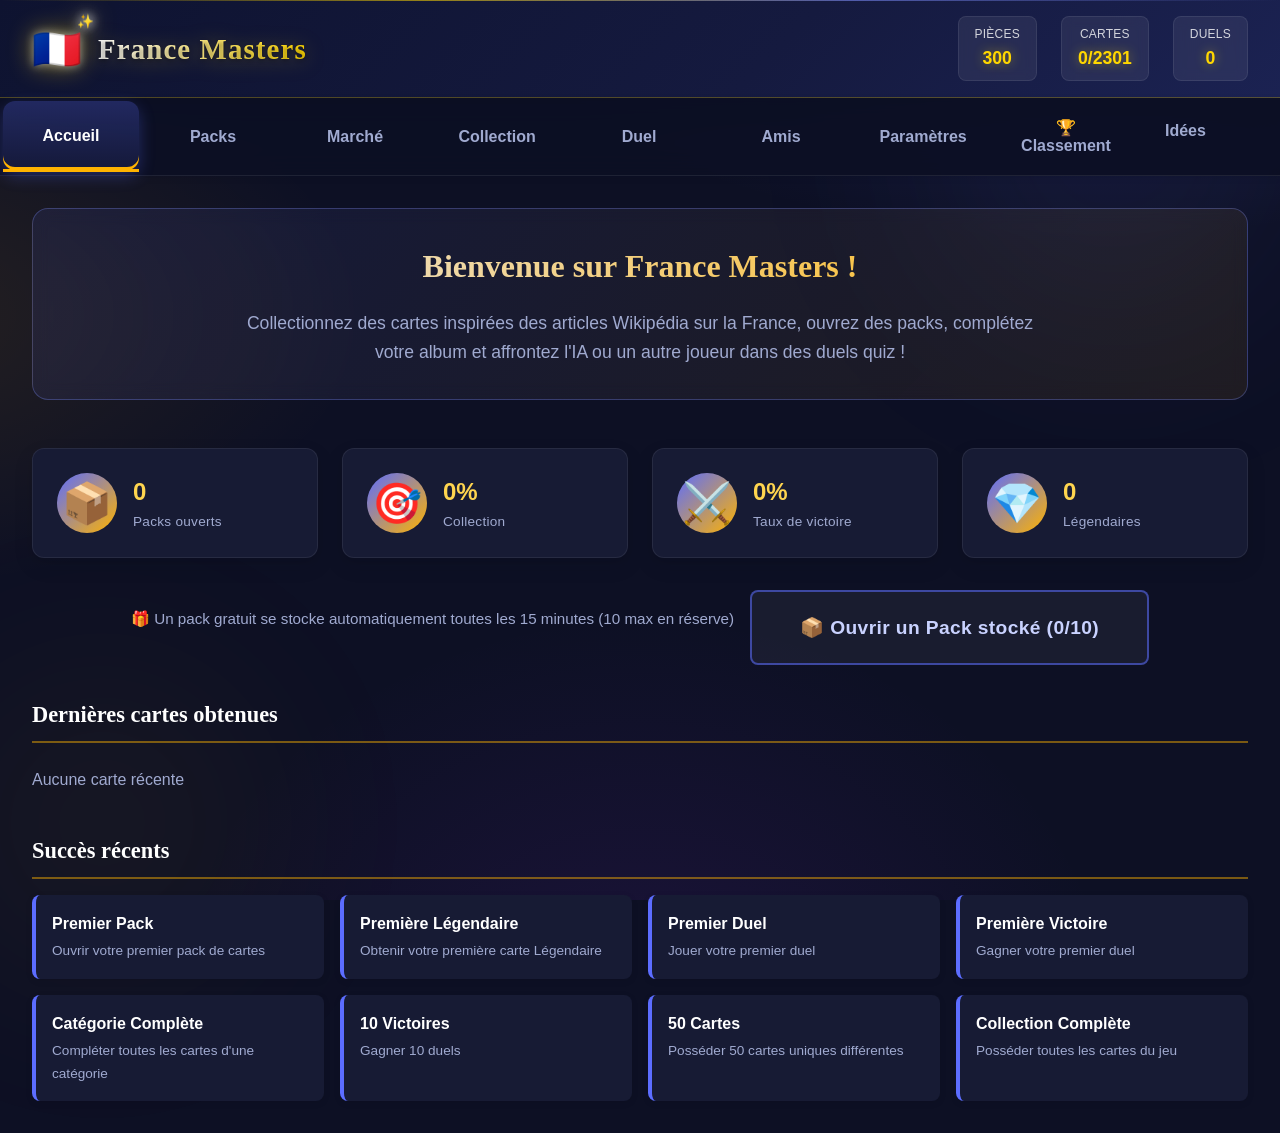
<file: index.html>
<!DOCTYPE html>
<html lang="fr">
<head>
    <meta charset="UTF-8">
    <meta name="viewport" content="width=device-width, initial-scale=1.0">
    <title>France Masters - Le Jeu de Cartes Encyclopédique</title>
    <link rel="stylesheet" href="style.css">
    <link rel="stylesheet" href="style-dark.css">
</head>
<body>
    <div class="game-container">
        <!-- Header -->
        <header class="header">
            <div class="logo">
                <span class="logo-icon">🇫🇷</span>
                <h1>France Masters</h1>
            </div>
            <div class="player-stats">
                <div class="stat-item">
                    <span class="stat-label">Pièces</span>
                    <span class="stat-value" id="coins">300</span>
                </div>
                <div class="stat-item">
                    <span class="stat-label">Cartes</span>
                    <span class="stat-value" id="total-cards">0/2301</span>
                </div>
                <div class="stat-item">
                    <span class="stat-label">Duels</span>
                    <span class="stat-value" id="duels-won">0</span>
                </div>
            </div>
            <div class="user-info-container" id="user-info-container" style="display: none;" onclick="showProfileModal()">
                <span class="user-info">
                    <span class="user-icon">👤</span>
                    <span id="user-name">Utilisateur</span>
                </span>
            </div>
        </header>

        <!-- Navigation -->
        <nav class="nav-tabs">
            <button class="nav-tab active" data-tab="home">Accueil</button>
            <button class="nav-tab" data-tab="packs">Packs</button>
            <button class="nav-tab" data-tab="market">Marché</button>
            <button class="nav-tab" data-tab="collection">Collection</button>
            <button class="nav-tab" data-tab="duel">Duel</button>
            <button class="nav-tab" data-tab="friends">Amis</button>
            <button class="nav-tab" data-tab="settings">Paramètres</button>
            <a href="idees.html" class="nav-tab" style="text-decoration: none;">Idées</a>
        </nav>

        <!-- Main Content -->
        <main class="main-content">
            <!-- Home Tab -->
            <section id="home" class="tab-content active">
                <div class="home-welcome">
                    <h2>Bienvenue sur France Masters !</h2>
                    <p>Collectionnez des cartes inspirées des articles Wikipédia sur la France, ouvrez des packs, 
                       complétez votre album et affrontez l'IA ou un autre joueur dans des duels quiz !</p>
                </div>
                
                <div class="home-stats-grid">
                    <div class="home-stat-card">
                        <div class="home-stat-icon">📦</div>
                        <div class="home-stat-info">
                            <span class="home-stat-value" id="packs-opened">0</span>
                            <span class="home-stat-label">Packs ouverts</span>
                        </div>
                    </div>
                    <div class="home-stat-card">
                        <div class="home-stat-icon">🎯</div>
                        <div class="home-stat-info">
                            <span class="home-stat-value" id="collection-percent">0%</span>
                            <span class="home-stat-label">Collection</span>
                        </div>
                    </div>
                    <div class="home-stat-card">
                        <div class="home-stat-icon">⚔️</div>
                        <div class="home-stat-info">
                            <span class="home-stat-value" id="win-rate">0%</span>
                            <span class="home-stat-label">Taux de victoire</span>
                        </div>
                    </div>
                    <div class="home-stat-card">
                        <div class="home-stat-icon">💎</div>
                        <div class="home-stat-info">
                            <span class="home-stat-value" id="legendary-count">0</span>
                            <span class="home-stat-label">Légendaires</span>
                        </div>
                    </div>
                </div>

                <div class="home-actions">
                    <p class="pack-storage-info">🎁 Un pack gratuit se stocke automatiquement toutes les 15 minutes (10 max en réserve)</p>
                    <button class="btn btn-secondary btn-large open-stored-pack-btn" onclick="openStoredPack()">
                        <span>📦 Ouvrir un Pack stocké (<span class="stored-pack-count">0</span>/10)</span>
                    </button>
                </div>

                <div class="recent-cards">
                    <h3>Dernières cartes obtenues</h3>
                    <div class="recent-cards-grid" id="recent-cards"></div>
                </div>

                <div class="achievements-section">
                    <h3>Succès récents</h3>
                    <div class="achievements-grid" id="achievements"></div>
                </div>
            </section>

            <!-- Packs Tab -->
            <section id="packs" class="tab-content">
                <div class="packs-header">
                    <h2>Packs</h2>
                    <p>Chaque pack contient 5 cartes avec au moins 1 carte Rare ou mieux !</p>
                    <p>Un pack gratuit se stocke automatiquement toutes les 15 minutes (10 max en réserve) : ouvrez-les quand vous voulez !</p>
                </div>
                
                <div class="pack-preview">
                    <div class="pack-container" id="pack-container">
                        <div class="pack-closed claim-pack-btn" onclick="claimPack()" id="packs-claim-btn">
                            <div class="pack-closed-inner">
                                <span class="pack-closed-icon">🎁</span>
          
                      <span class="pack-closed-text">Stockage automatique</span>
                                <span class="pack-closed-cost">Un pack gratuit · toutes les 15 min</span>
                            </div>
                        </div>
                        <div class="pack-closed open-stored-pack-btn" onclick="openStoredPack()" id="packs-open-stored-btn">
                            <div class="pack-closed-inner">
                                <span class="pack-closed-icon">📦</span>
                                <span class="pack-closed-text">Ouvrir un Pack stocké</span>
                                <span class="pack-closed-cost">Réserve : <span class="stored-pack-count">0</span>/10</span>
                            </div>
                        </div>
                    </div>
                    <p class="pack-storage-info">Packs non ouverts en réserve : <strong><span class="stored-pack-count">0</span>/10</strong></p>
                </div>

                <div class="pack-opening" id="pack-opening" style="display: none;">
                    <div class="pack-opening-cards" id="pack-opening-cards"></div>
                    <button class="btn btn-primary" onclick="finishPackOpening()" id="finish-pack-btn" style="display: none;">
                        Continuer
                    </button>
                </div>

                <div class="pack-stats">
                    <h3>Statistiques des packs</h3>
                    <div class="rarity-stats">
                        <div class="rarity-stat">
                            <span class="rarity-icon common">C</span>
                            <span class="rarity-count" id="common-count">0</span>
                        </div>
                        <div class="rarity-stat">
                            <span class="rarity-icon rare">R</span>
                            <span class="rarity-count" id="rare-count">0</span>
                        </div>
                        <div class="rarity-stat">
                            <span class="rarity-icon super-rare">SR</span>
                            <span class="rarity-count" id="sr-count">0</span>
                        </div>
                        <div class="rarity-stat">
                            <span class="rarity-icon ultra-rare">UR</span>
                            <span class="rarity-count" id="ur-count">0</span>
                        </div>
                        <div class="rarity-stat">
                            <span class="rarity-icon legendary">L</span>
                            <span class="rarity-count" id="legendary-pack-count">0</span>
                        </div>
                    </div>
                </div>
            </section>

            <!-- Collection Tab -->
            <!-- Market Tab -->
            <section id="market" class="tab-content">
                <div class="market-header">
                    <h2>🏛️ Marché aux Enchères</h2>
                    <p>Achetez des cartes aux vendeurs IA et vendez vos doublons aux enchères !</p>
                    <div class="market-coins-bar">Vos pièces : <strong id="market-coins">0</strong> 🪙</div>
                </div>

                <div class="market-section">
                    <div class="market-section-head">
                        <h3>🛒 Cartes en vente</h3>
                        <button class="btn btn-secondary market-refresh-btn" onclick="refreshMarketOffers()">🔄 Renouveler les offres</button>
                    </div>
                    <div class="market-grid" id="market-offers-grid"></div>
                </div>

                <div class="market-section">
                    <h3>📦 Mes ventes en cours <span class="market-sales-count" id="market-sales-count">(0/3)</span></h3>
                    <div class="market-grid" id="market-my-sales"></div>
                </div>

                <div class="market-section">
                    <h3>♻️ Vendre mes doublons</h3>
             
       <p class="market-hint">Mettez vos cartes en 
double (ou plus) aux enchères : les acheteurs IA enchérissent pendant 3 minutes en partant du prix de départ. Maximum 3 ventes simultanées.</p>
                    <div class="market-grid" id="market-duplicates-grid"></div>
                </div>
            </section>

            <section id="collection" class="tab-content">
                <div class="collection-header">
                    <h2>Ma Collection</h2>
                    <div class="collection-controls">
                        <div class="filter-group">
                            <label>Catégorie :</label>
                            <select id="category-filter" onchange="filterCollection()">
                                <option value="all">Toutes</option>
                                <option value="Histoire & Personnages">Histoire & Personnages</option>
                                <option value="Monuments & Lieux">Monuments & Lieux</option>
                                <option value="Gastronomie">Gastronomie</option>
                                <option value="Géographie & Régions">Géographie & Régions</option>
                                <option value="Sciences & Arts">Sciences & Arts</option>
                                <option value="Sport & Culture">Sport & Culture</option>
                                <option value="Éducation & École">Éducation & École</option>
                            </select>
                        </div>
                        <div class="filter-group">
                            <label>Rareté :</label>
                            <select id="rarity-filter" onchange="filterCollection()">
                                <option value="all">Toutes</option>
                                <option value="C">Commune (C)</option>
                                <option value="R">Rare (R)</option>
                                <option value="SR">Super Rare (SR)</option>
                                <option value="UR">Ultra Rare (UR)</option>
                                <option value="L">Légendaire (L)</option>
                   
         </select>
                        </div>
                        <div class="sort-group">
                            <label>Trier par :</label>
                            <select id="sort-filter" onchange="filterCollection()">
                                <option value="id">ID</option>
                                <option value="name">Nom</option>
                                <option value="rarity">Rareté</option>
                                <option value="attack">Attaque</option>
                                <option value="defense">Défense</option>
                            </select>
                        </div>
                    </div>
                </div>

                <div class="wishlist-section" id="wishlist-section"></div>

                <div class="collection-progress">
                    <div class="progress-bar-container">
                        <div class="progress-bar" id="collection-progress-bar"></div>
                    </div>
                    <span class="progress-text" id="collection-progress-text">0/88 cartes (0%)</span>
                </div>

                <div class="collection-grid" id="collection-grid"></div>

                <div class="duplicates-section">
                    <h3>Doublons à échanger</h3>
                    <div class="duplicates-grid" id="duplicates-grid"></div>
                </div>
            </section>

            <!-- Duel Tab -->
            <section id="duel" class="tab-content">
                <div class="duel-header">
                    <h2>Duel Quiz</h2>
                    <p>Affrontez l'IA ou un autre joueur avec 3 cartes de votre collection !</p>
                </div>

                <div class="duel-setup" id="duel-setup">
                    <h3>Sélectionnez 3 cartes</h3>
                    <div class="mode-selector">
                        <button class="mode-btn active" data-mode="ai" onclick="setDuelMode('ai')">🤖 IA</button>
                        <button class="mode-btn" data-mode="human" onclick="setDuelMode('human')">👤 Autre joueur</button>
                    </div>
                    <div class="duel-p2" id="duel-p2" style="display: none;">
                        <input type="text" id="duel-p2-name" placeholder="Pseudo du joueur 2" maxlength="20">
                        <p class="duel-p2-note">Duel amical sur le même appareil : les questions alternent entre vous deux, aucune pièce en jeu !</p>
                    </div>
                    <div class="difficulty-selector">
                        <button class="difficulty-btn" data-difficulty="easy" onclick="setDuelDifficulty('easy')">😊 Facile</button>
                        <button class="difficulty-btn active" data-difficulty="normal" onclick="setDuelDifficulty('normal')">⚔️ Normal</button>
                        <button class="difficulty-btn" data-difficulty="hard" onclick="setDuelDifficulty('hard')">💀 Difficile</button>
                    </div>
                    <div class="difficulty-desc" id="duel-difficulty-desc">Adversaire équilibré, 15s par question, récompenses x1.5</div>
                    <div class="duel-selection-grid" id="duel-selection-grid"></div>
                    <div class="duel-selected-cards" id="duel-selected-cards"></div>
                    <button class="btn btn-primary" onclick="startDuel()" id="start-duel-btn" disabled>
                        Commencer le Duel
                    </button>
                </div>

                <div class="duel-ongoing" id="duel-ongoing" style="display: none;">
                    <div class="duel-battlefield">
                        <div class="duel-opponent-section">
                            <h3 id="duel-opponent-label">🤖 IA</h3>
                            <div class="duel-opponent-cards" id="duel-opponent-cards"></div>
                            <div class="duel-opponent-active" id="duel-opponent-active"></div>
         
               </div>
                        
      
                  <div class="duel-center">
                            <div class="duel-question" id="duel-question"></div>
                            <div class="duel-answers" id="duel-answers"></div>
                            <div class="duel-timer-wrap">
                                <span id="duel-timer-display">⏱️ 15s</span>
                                <div class="duel-timer-track"><div id="duel-timer-bar" style="width: 100%;"></div></div>
                            </div>
                            <div class="duel-log" id="duel-log"></div>
                        </div>
                        
                        <div class="duel-player-section">
                            <h3 id="duel-player-label">Vous</h3>
                            <div class="duel-player-cards" id="duel-player-cards"></div>
                            <div class="duel-player-active" id="duel-player-active"></div>
                        </div>
                    </div>
                    
                    <div class="duel-stats">
                        <div class="duel-stat">
                            <span class="duel-stat-label">Tour :</span>
                            <span class="duel-stat-value" id="duel-turn">1</span>
                        </div>
                        <div class="duel-stat">
                            <span class="duel-stat-label">Récompense :</span>
                            <span class="duel-stat-value" id="duel-reward">50-150 pièces</span>
                        </div>
                    </div>
                </div>

                <div class="duel-result" id="duel-result" style="display: none;">
                    <div class="duel-result-content" id="duel-result-content"></div>
                    <button class="btn btn-primary" onclick="returnToDuelSetup()">
                        Retour à la sélection
                    </button>
                </div>
            
</section>

            <!-- Friends Tab -->
         
   <section id="friends" class="tab-content">
                <div class="friends-header">
                    <h2>🤝 Mes Amis</h2>
                    <p>Ajoutez des joueurs inscrits et défiez-les en duel sur le même appareil !</p>
                </div>
                <div class="friends-add" id="friends-add">
                    <input type="text" id="friend-input" placeholder="Pseudo de l'ami à ajouter" maxlength="20" onkeydown="if(event.key==='Enter')addFriend()">
                    <button class="btn btn-primary" onclick="addFriend()">➕ Ajouter</button>
                </div>
                <div class="friends-grid" id="friends-grid"></div>
            </section>

            <!-- Settings Tab -->
            <section id="settings" class="tab-content">
                <div class="settings-header">
                    <h2>Paramètres</h2>
                </div>

                <div class="settings-section">
                    <h3>Sauvegarde</h3>
                    <p>Votre progression est automatiquement sauvegardée dans votre navigateur.</p>
                    <button class="btn btn-danger" onclick="confirmReset()">
                        ⚠️ Réinitialiser toute la progression
                    </button>
                </div>

                <div class="settings-section">
                    <h3>Statistiques détaillées</h3>
                    <div class="detailed-stats">
                        <div class="detailed-stat">
                            <span class="detailed-stat-label">Pièces dépensées :</span>
                            <span class="detailed-stat-value" id="coins-spent">0</span>
                        </div>
                        <div class="detailed-stat">
                            <span class="detailed-stat-label">Pièces gagnées :</span>
                            <span class="detailed-stat-value" id="coins-earned">0</span>
                        </div>
                  
      <div class="detailed-stat">
                     
       <span class="detailed-stat-label">Duels joués :</span>
                            <span class="detailed-stat-value" id="duels-played">0</span>
                        </div>
                        <div class="detailed-stat">
                            <span class="detailed-stat-label">Duels gagnés :</span>
                            <span class="detailed-stat-value" id="duels-won-stat">0</span>
                        </div>
                        <div class="detailed-stat">
                            <span class="detailed-stat-label">Duels perdus :</span>
                            <span class="detailed-stat-value" id="duels-lost">0</span>
                        </div>
                        <div class="detailed-stat">
                            <span class="detailed-stat-label">Cartes uniques :</span>
                            <span class="detailed-stat-value" id="unique-cards">0</span>
                        </div>
                        <div class="detailed-stat">
                            <span class="detailed-stat-label">Doublons totaux :</span>
                            <span class="detailed-stat-value" id="total-duplicates">0</span>
                        </div>
                    </div>
                </div>

                <div class="settings-section">
                    <h3>À propos</h3>
                    <p>France Masters est un jeu de cartes à collectionner inspiré de WikiMasters et des articles Wikipédia sur la France.</p>
                    <p>Créé avec ❤️ en HTML/CSS/JS vanilla.</p>
                    <p>Toutes les cartes sont basées sur de vrais articles Wikipédia.</p>
                </div>
                
                            </section>
        </main>

        <!-- Toast Notifications -->
        <div class="toast-container" id="toast-container"></div>

        <!-- Modal for reset confirmation -->
        <div class="modal" id="reset-modal" style="display: none;">
            <div class="modal-content">
                <h3>⚠️ Réinitialiser la progression</h3>
                <p>Êtes-vous sûr de vouloir réinitialiser toute votre progression ?</p>
                <p>Cela supprimera :</p>
                <ul>
                    <li>Votre collection de cartes</li>
                    <li>Vos pièces</li>
                    <li>Vos statistiques de duel</li>
                    <li>Vos succès</li>
                </ul>
                <p>Cette action est irréversible !</p>
                <div class="modal-buttons">
                    <button class="btn btn-secondary" onclick="closeResetModal()">Annuler</button>
                    <button class="btn btn-danger" onclick="resetGame()">Réinitialiser</button>
                </div>
            </div>
        </div>

        <!-- Modal for pack opening -->
        <div class="modal" id="pack-modal" style="display: none;">
            <div class="modal-content pack-modal-content">
                <div class="modal-close" onclick="closePackModal()">&times;</div>
                <h2>Ouverture de Pack</h2>
                <div class="pack-announcement" id="pack-announcement"></div>
                <div class="modal-pack-container" id="modal-pack-container"></div>
                <button class="btn btn-primary" onclick="closePackModal()" id="modal-continue-btn" style="display: none;">
                    Continuer
                </button>
            </div>
        </div>
    </div>

    <!-- Login/Register Modal -->
    <div class="modal" id="auth-modal" style="display: none;">
        <div class="modal-content auth-modal-content">
            <div class="modal-close" onclick="closeAuthModal()">&times;</div>
            <div class="auth-tabs">
                <button class="auth-tab active" onclick="showLoginTab()">Connexion</button>
                <button class="auth-tab" onclick="showRegisterTab()">Inscription</button>
            </div>
            
            <div id="login-tab" class="auth-tab-content active">
                <h2>🔑 Connexion</h2>
                <form id="login-form" onsubmit="login(event)">
                    <div class="auth-form-group">
                        <label for="login-username">Pseudo</label>
                        <input type="text" id="login-username" required placeholder="Votre pseudo">
                    </div>
                    <div class="auth-form-group">
                        <label for="login-password">Mot de passe</label>
                        <input type="password" id="login-password" required placeholder="Votre mot de passe">
                    </div>
                    <button type="submit" class="btn btn-primary">Se connecter</button>
                </form>
                <p class="auth-error" id="login-error"></p>
            </div>
            
            <div id="register-tab" class="auth-tab-content">
                <h2>👤 Inscription</h2>
                <form id="register-form" onsubmit="register(event)">
                    <div class="auth-form-group">
                        <label for="register-username">Pseudo *</label>
                        <input type="text" id="register-username" required placeholder="Choisissez un pseudo" minlength="3" maxlength="20">
                    </div>
                    <div class="auth-form-group">
                        <label for="register-password">Mot de passe *</label>
                        <input type="password" id="register-password" required placeholder="Choisissez un mot de passe" minlength="6">
                    </div>
                    <div class="auth-form-group">
                 
       <label for="register-confirm">Confirmer mot de passe *</label>
                        <input type="password" id="register-confirm" required placeholder="Confirmez le mot de passe">
                    </div>
                    <button type="submit" class="btn btn-primary">S'inscrire</button>
                </form>

                <p class="auth-error" id="register-error"></p>
            </div>
        </div>
    </div>

    <!-- User Profile Modal -->
    <div class="modal" id="profile-modal" style="display: none;">
        <div class="modal-content profile-modal-content">
            <div class="modal-close" onclick="closeProfileModal()">&times;</div>
            <h2>👤 Mon Profil</h2>
            <div class="profile-info">
                <div class="profile-stat">
                    <span class="profile-label">Pseudo :</span>
                    <span class="profile-value" id="profile-username"></span>
                </div>
                <div class="profile-stat">
                    <span class="profile-label">Packs stockés (non ouverts) :</span>
                    <span class="profile-value" id="profile-packs">0/10</span>
                </div>
                <div class="profile-stat">
                    <span class="profile-label">Prochain pack :</span>
                    <span class="profile-value" id="profile-timer">Prêt</span>
                </div>
                <div class="profile-stat">
                    <span class="profile-label">Rôle :</span>
                    <span class="profile-value" id="profile-role">🎮 Joueur</span>
                </div>
            </div>
            <button class="btn btn-secondary" onclick="logout()">Déconnexion</button>
        </div>
    </div>

    
    <!-- Friend Duel Modal -->
    <div class="modal" id="friend-duel-modal" style="display: none;">
        <div class="modal-content friend-duel-modal-content">
            <div class="modal-close" onclick="closeFriendDuel()">&times;</div>
            <div id="friend-duel-content"></div>
        </div>
    </div>

    <script src="data.js"></script>
    <script src="data-ext3.js"></script>
    <script src="data-ext4.js"></script>
    <script src="data-ext5.js"></script>
    <script src="data-desc.js"></script>
    <script src="custom.js"></script>
    <script src="auth.js"></script>
    <script src="game.js"></script>
    <script src="market.js"></script>
    <script src="friends.js"></script>
    <script src="pack-fx.js"></script>
    <script src="leaderboard.js"></script>
    <script src="wishlist.js"></script>
    <script src="settings.js"></script>
    <script src="boot.js"></script>
</body>
</html>
</file>
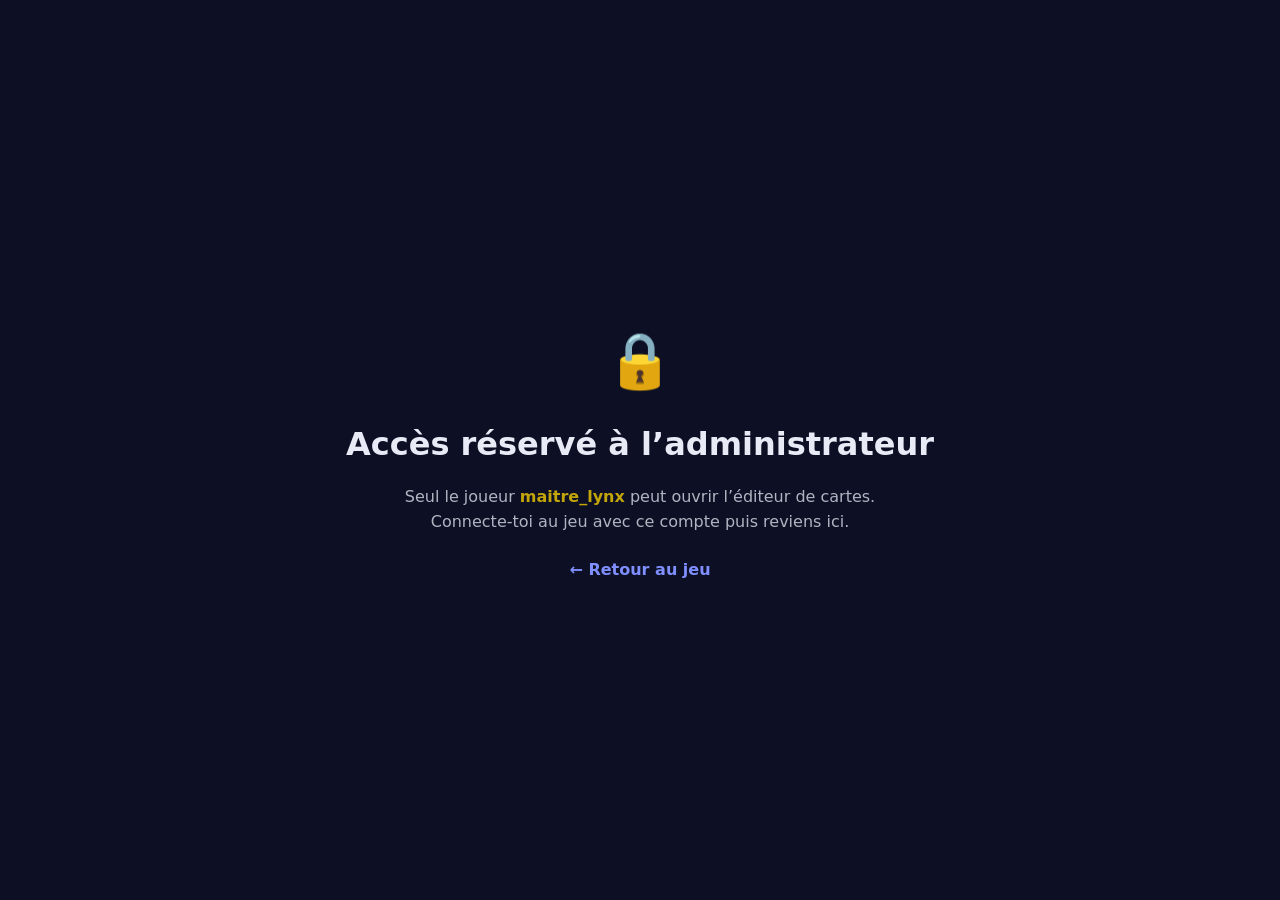
<file: editor.html>
<!DOCTYPE html>
<html lang="fr">
<head>
    <meta charset="UTF-8">
    <meta name="viewport" content="width=device-width, initial-scale=1.0">
    <title>France Masters - Éditeur de Cartes</title>
    <link rel="stylesheet" href="style.css">
    <link rel="stylesheet" href="admin.css">
</head>
<body>
    <div class="editor-container">
        <!-- Header -->
        <header class="editor-header">
            <div class="logo">
                <span class="logo-icon">👑</span>
                <h1>Éditeur France Masters</h1>
            </div>
            <div class="editor-actions">
                <button class="btn btn-secondary" onclick="exportCards()">
                    📥 Exporter JSON
                </button>
                <button class="btn btn-secondary" onclick="importCards()">
                    📤 Importer JSON
                </button>
                </button>
                <button class="btn btn-secondary" onclick="loadFromGithub()" title="Charger data.js depuis GitHub">
                    🔄 Recharger
                </button>
                <button class="btn btn-primary" onclick="confirmPublishToGithub()" title="Publier data.js et les images sur GitHub">
                    ☁️ Publier sur GitHub
                </button>
                <button class="btn btn-secondary" onclick="openGithubModal()" title="Configurer le token GitHub">
                    🔑 Token
                </button>
                <button class="btn btn-danger" onclick="confirmResetCards()">
                    ⚠️ Réinitialiser
                </button>
            </div>
        </header>

        <!-- Navigation -->
        <nav class="editor-nav">
            <button class="editor-nav-tab active" data-tab="list">Liste des Cartes</button>
            <button class="editor-nav-tab" data-tab="add">Ajouter Carte</button>
            <button class="editor-nav-tab" data-tab="categories">Catégories</button>
            <button class="editor-nav-tab" data-tab="stats">Statistiques</button>
        </nav>

        <!-- Main Content -->
        <main class="editor-main">
            <!-- List Tab -->
            <section id="list" class="editor-tab-content active">
                <div class="editor-search">
                    <input type="text" id="search-input" placeholder="Rechercher une carte..." oninput="filterCards()">
                    <select id="filter-category" onchange="filterCards()">
                        <option value="all">Toutes les catégories</option>
                        <option value="Personnalisée">Personnalisée</option>
                        <option value="Histoire & Personnages">Histoire & Personnages</option>
                        <option value="Monuments & Lieux">Monuments & Lieux</option>
                        <option value="Gastronomie">Gastronomie</option>
                        <option value="Géographie & Régions">Géographie & Régions</option>
                        <option value="Sciences & Arts">Sciences & Arts</option>
                        <option value="Sport & Culture">Sport & Culture</option>
                                <option value="Éducation & École">Éducation & École</option>
                    </select>
                    <select id="filter-rarity" onchange="filterCards()">
                        <option value="all">Toutes les raretés</option>
                        <option value="C">Commune (C)</option>
                        <option value="R">Rare (R)</option>
                        <option value="SR">Super Rare (SR)</option>
                        <option value="UR">Ultra Rare (UR)</option>
                        <option value="L">Légendaire (L)</option>
                    </select>
                </div>
                
                <div class="editor-stats-bar">
                    <span id="total-cards-count">0 cartes</span>
                    <span id="filter-result-count">0 résultats</span>
                </div>
                
                <div class="editor-cards-grid" id="editor-cards-grid"></div>
            </section>

            <!-- Add Tab -->
            <section id="add" class="editor-tab-content">
                <div class="editor-form-container">
                    <h2>Ajouter une nouvelle carte</h2>
                    <form id="add-card-form" onsubmit="addNewCard(event)">
                        <div class="editor-form-group">
                            <label for="new-id">ID *</label>
                            <input type="number" id="new-id" required min="1" step="1">
                            <button type="button" class="btn btn-secondary" onclick="generateId()">
                                Auto
                            </button>
                        </div>
                        
                        <div class="editor-form-group">
                            <label for="new-name">Nom *</label>
                            <input type="text" id="new-name" required placeholder="Ex: Tour Eiffel">
                        </div>
                        
                        <div class="editor-form-group">
                            <label for="new-description">Description *</label>
                            <textarea id="new-description" required placeholder="Ex: Monument emblématique de Paris..."></textarea>
                        </div>
                        
                        <div class="editor-form-group">
                            <label for="new-category">Catégorie *</label>
                            <select id="new-category" required>
                                <option value="Personnalisée" selected>Personnalisée</option>
                                <option value="Histoire & Personnages">Histoire & Personnages</option>
                                <option value="Monuments & Lieux">Monuments & Lieux</option>
                                <option value="Gastronomie">Gastronomie</option>
                                <option value="Géographie & Régions">Géographie & Régions</option>
                                <option value="Sciences & Arts">Sciences & Arts</option>
                                <option value="Sport & Culture">Sport & Culture</option>
                                <option value="Éducation & École">Éducation & École</option>
                            </select>
                        </div>
                        
                        <div class="editor-form-group">
                            <label for="new-rarity">Rareté *</label>
                            <select id="new-rarity" required>
                                <option value="C">Commune (C)</option>
                                <option value="R">Rare (R)</option>
                                <option value="SR">Super Rare (SR)</option>
                                <option value="UR">Ultra Rare (UR)</option>
                                <option value="L">Légendaire (L)</option>
                            </select>
                        </div>
                        
                        <div class="editor-form-row">
                            <div class="editor-form-group">
                                <label for="new-attack">Attaque (1-100) *</label>
                                <input type="number" id="new-attack" required min="1" max="100" value="50">
                            </div>
                            <div class="editor-form-group">
                                <label for="new-defense">Défense (1-100) *</label>
                                <input type="number" id="new-defense" required min="1" max="100" value="50">
                            </div>
                        </div>
                        
                        <div class="editor-form-row">
                            <div class="editor-form-group">
                                <label for="new-views">Vues *</label>
                                <input type="number" id="new-views" required min="1000" value="1000000">
                            </div>
                            <div class="editor-form-group">
                                <label for="new-emoji">Emoji *</label>
                                <input type="text" id="new-emoji" required placeholder="🗼" maxlength="2">

                        <div class="editor-form-group">
                            <label class="image-upload-label" for="new-image-upload">Image (optionnelle)</label>
                            <input type="file" id="new-image-upload" class="image-upload-input" accept="image/*" onchange="previewImage(event, 'new-image-preview')">
                            <div class="image-preview" id="new-image-preview">
                                <span>📷 Aucune image</span>
                            </div>
                            <input type="hidden" id="new-image" value="">
                        </div>
                            </div>
                        </div>
                        
                        <button type="submit" class="btn btn-primary btn-large">
                            ✅ Ajouter la carte
                        </button>
                    </form>
                </div>
            </section>

            <!-- Categories Tab -->
            <section id="categories" class="editor-tab-content">
                <div class="editor-categories-stats">
                    <h2>Répartition par Catégorie</h2>
                    <div class="editor-categories-grid" id="editor-categories-grid"></div>
                </div>
                
                <div class="editor-categories-stats">
                    <h2>Répartition par Rareté</h2>
                    <div class="editor-rarities-grid" id="editor-rarities-grid"></div>
                </div>
            </section>

            <!-- Stats Tab -->
            <section id="stats" class="editor-tab-content">
                <div class="editor-stats-overview">
                    <h2>Statistiques Globales</h2>
                    <div class="editor-overview-grid" id="editor-overview-grid"></div>
                </div>
                
                <div class="editor-charts">
                    <h2>Analyse des Stats</h2>
                    <div class="editor-chart-container">
                        <div class="editor-chart" id="attack-chart"></div>
                        <div class="editor-chart" id="defense-chart"></div>
                    </div>
                </div>
            </section>
        </main>

        <!-- Card Edit Modal -->
        <div class="modal" id="edit-modal" style="display: none;">
            <div class="modal-content editor-modal-content">
                <div class="modal-close" onclick="closeEditModal()">&times;</div>
                <h2>Modifier la Carte</h2>
                <form id="edit-card-form" onsubmit="saveEditCard(event)">
                    <input type="hidden" id="edit-id">
                    <input type="hidden" id="edit-index">
                    
                    <div class="editor-form-group">
                        <label for="edit-name">Nom *</label>
                        <input type="text" id="edit-name" required>
                    </div>
                    
                    <div class="editor-form-group">
                        <label for="edit-description">Description *</label>
                        <textarea id="edit-description" required></textarea>
                    </div>
                    
                    <div class="editor-form-row">
                        <div class="editor-form-group">
                            <label for="edit-category">Catégorie *</label>
                            <select id="edit-category" required>
                                <option value="Personnalisée">Personnalisée</option>
                                <option value="Histoire & Personnages">Histoire & Personnages</option>
                                <option value="Monuments & Lieux">Monuments & Lieux</option>
                                <option value="Gastronomie">Gastronomie</option>
                                <option value="Géographie & Régions">Géographie & Régions</option>
                                <option value="Sciences & Arts">Sciences & Arts</option>
                                <option value="Sport & Culture">Sport & Culture</option>
                                <option value="Éducation & École">Éducation & École</option>
                            </select>
                        </div>
                        <div class="editor-form-group">
                            <label for="edit-rarity">Rareté *</label>
                            <select id="edit-rarity" required>
                                <option value="C">Commune (C)</option>
                                <option value="R">Rare (R)</option>
                                <option value="SR">Super Rare (SR)</option>
                                <option value="UR">Ultra Rare (UR)</option>
                                <option value="L">Légendaire (L)</option>
                            </select>
                        </div>
                    </div>
                    
                    <div class="editor-form-row">
                        <div class="editor-form-group">
                            <label for="edit-attack">Attaque (1-100) *</label>
                            <input type="number" id="edit-attack" required min="1" max="100">
                        </div>
                        <div class="editor-form-group">
                            <label for="edit-defense">Défense (1-100) *</label>

                    <div class="editor-form-group">
                        <label class="image-upload-label" for="edit-image-upload">Image (optionnelle)</label>
                        <input type="file" id="edit-image-upload" class="image-upload-input" accept="image/*" onchange="previewImage(event, 'edit-image-preview')">
                        <div class="image-preview" id="edit-image-preview">
                            <span>📷 Aucune image</span>
                        </div>
                        <input type="hidden" id="edit-image" value="">
                    </div>
                            <input type="number" id="edit-defense" required min="1" max="100">
                        </div>
                    </div>
                    
                    <div class="editor-form-row">
                        <div class="editor-form-group">
                            <label for="edit-views">Vues *</label>
                            <input type="number" id="edit-views" required min="1000">
                        </div>
                        <div class="editor-form-group">
                            <label for="edit-emoji">Emoji *</label>
                            <input type="text" id="edit-emoji" required maxlength="2">
                        </div>
                    </div>
                    
                    <div class="modal-buttons">
                        <button type="button" class="btn btn-danger" onclick="deleteCard()">
                            ❌ Supprimer
                        </button>
                        <button type="submit" class="btn btn-primary">
                            ✅ Sauvegarder
                        </button>
                    </div>
                </form>
            </div>
        </div>

        <!-- Import Modal -->
        <div class="modal" id="import-modal" style="display: none;">
            <div class="modal-content">
                <div class="modal-close" onclick="closeImportModal()">&times;</div>
                <h2>Importer des Cartes</h2>
                <p>Collez le JSON des cartes à importer :</p>
                <textarea id="import-json" rows="10" placeholder="[...]"></textarea>
                <div class="modal-buttons">
                    <button type="button" class="btn btn-secondary" onclick="closeImportModal()">
                        Annuler
                    </button>
                    <button type="button" class="btn btn-primary" onclick="processImport()">
                        Importer
                    </button>
                </div>
            </div>
        </div>

        <!-- Confirm Modal -->
        <div class="modal" id="confirm-modal" style="display: none;">
            <div class="modal-content">
                <div class="modal-close" onclick="closeConfirmModal()">&times;</div>
                <h2 id="confirm-title">Confirmation</h2>
                <p id="confirm-message">Êtes-vous sûr ?</p>
                <div class="modal-buttons">
                    <button type="button" class="btn btn-secondary" onclick="closeConfirmModal()">
                        Annuler
                    </button>
                    <button type="button" class="btn btn-danger" onclick="confirmAction()">
                        Confirmer
                    </button>
                </div>
            </div>
        </div>

        <!-- GitHub Token Modal -->
        <div class="modal" id="github-modal" style="display: none;">
            <div class="modal-content">
                <div class="modal-close" onclick="closeGithubModal()">&times;</div>
                <h2>Connexion GitHub</h2>
                <p>Pour publier les cartes directement sur le dépôt, collez un <b>Personal Access Token</b> (fine-grained) avec la permission <b>Contents : Read and Write</b> limitée au dépôt <b>Maitrelynx-ia/francemaster</b>.</p>
                <p class="github-help">Création : GitHub → Settings → Developer settings → Fine-grained personal access tokens → Generate new token. Sélectionnez uniquement le dépôt <b>francemaster</b> et la permission <b>Contents : Read and Write</b>. Le token reste stocké dans votre navigateur (localStorage) et n'est envoyé qu'à api.github.com.</p>
                <div class="editor-form-group">
                    <label for="github-token-input">Personal Access Token</label>
                    <input type="password" id="github-token-input" placeholder="github_pat_..." autocomplete="off">
                </div>
                <div class="modal-buttons">
                    <button type="button" class="btn btn-secondary" onclick="closeGithubModal()">
                        Annuler
                    </button>
                    <button type="button" class="btn btn-secondary" onclick="testGithubConnection()">
                        🔎 Tester
                    </button>
                    <button type="button" class="btn btn-primary" onclick="saveGithubToken()">
                        💾 Enregistrer
                    </button>
                </div>
                <p id="github-status"> </p>
            </div>
        </div>

        <!-- Toast Container -->
        <div class="toast-container" id="editor-toast-container"></div>
    </div>

    <script src="data.js"></script>
    <script src="github-sync.js"></script>
    <script src="editor.js"></script>
</body>
</html>
</file>
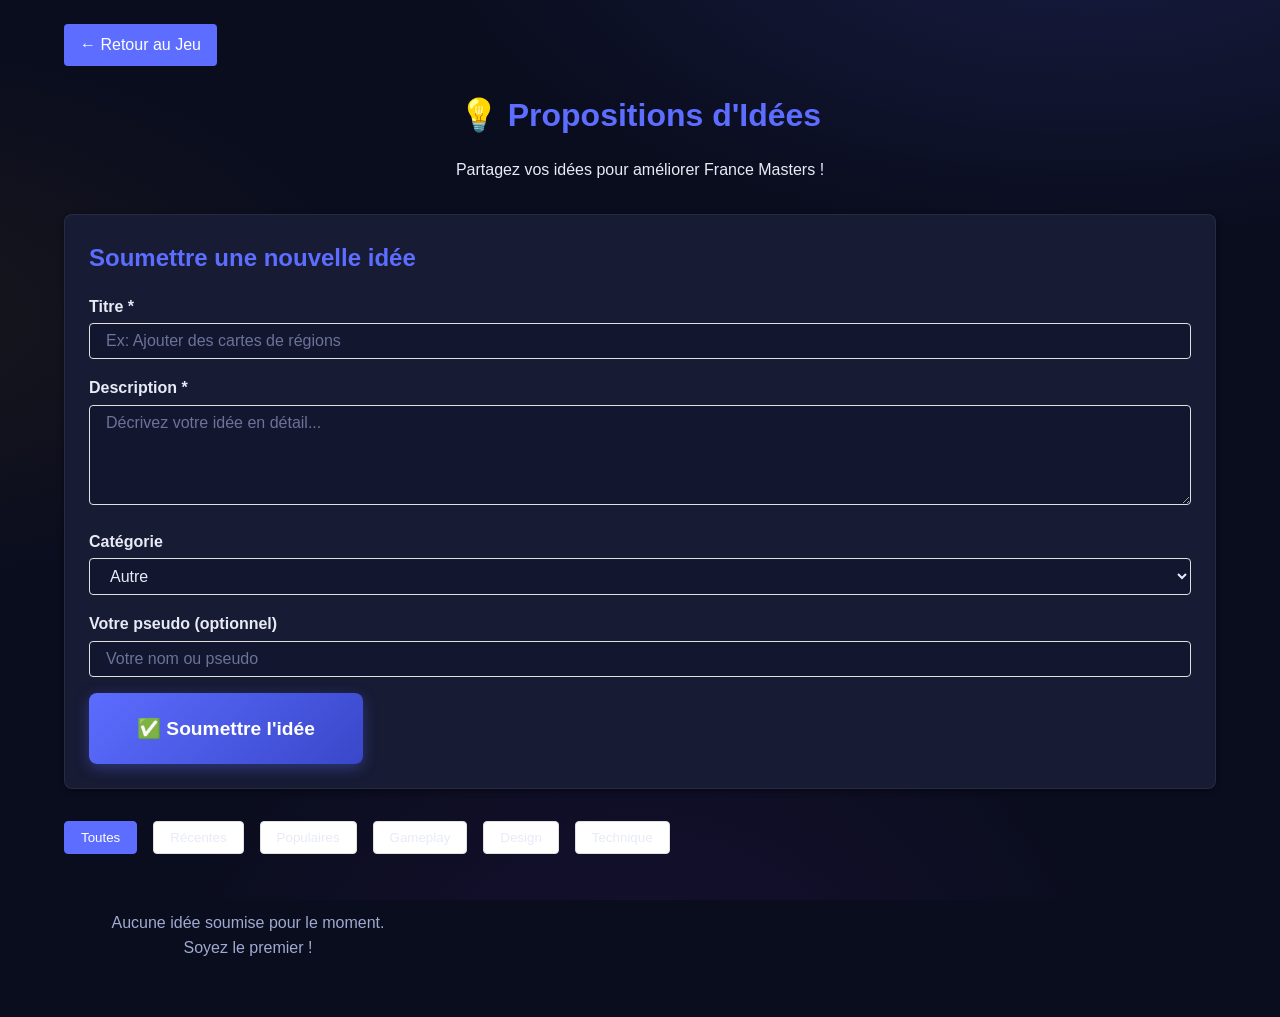
<file: idees.html>
<!DOCTYPE html>
<html lang="fr">
<head>
    <meta charset="UTF-8">
    <meta name="viewport" content="width=device-width, initial-scale=1.0">
    <title>France Masters - Propositions d'Idées</title>
    <link rel="stylesheet" href="style.css">
    <link rel="stylesheet" href="style-dark.css">
    <style>
        /* Specific styles for ideas page */
        .ideas-container {
            max-width: 1200px;
            margin: 0 auto;
            padding: var(--spacing-lg);
        }
        
        .ideas-header {
            text-align: center;
            margin-bottom: var(--spacing-xl);
        }
        
        .ideas-header h1 {
            color: var(--primary);
            margin-bottom: var(--spacing-md);
        }
        
        .ideas-form {
            background: var(--surface);
            border-radius: var(--radius-md);
            padding: var(--spacing-lg);
            margin-bottom: var(--spacing-xl);
            box-shadow: var(--shadow-sm);
        }
        
        .ideas-form h2 {
            color: var(--primary);
            margin-bottom: var(--spacing-md);
        }
        
        .form-group {
            margin-bottom: var(--spacing-md);
        }
        
        .form-group label {
            display: block;
            font-weight: 600;
            margin-bottom: var(--spacing-xs);
            color: var(--text-primary);
        }
        
        .form-group input,
        .form-group textarea,
        .form-group select {
            width: 100%;
            padding: var(--spacing-sm) var(--spacing-md);
            border: 1px solid #e0e0e0;
            border-radius: var(--radius-sm);
            font-size: 1rem;
            font-family: inherit;
        }
        
        .form-group textarea {
            min-height: 100px;
            resize: vertical;
        }
        
        .idea-list {
            display: grid;
            grid-template-columns: repeat(auto-fill, minmax(350px, 1fr));
            gap: var(--spacing-lg);
        }
        
        .idea-card {
     
       background: var(--surface);
            border-radius: var(--radius-md);
            padding: var(--spacing-lg);
            box-shadow: var(--shadow-sm);
            transition: transform 0.2s ease, box-shadow 0.2s ease;
        }
        
        .idea-card:hover {
            transform: translateY(-2px);
            box-shadow: var(--shadow-md);
        }
        
        .idea-header {
            display: flex;
            justify-content: space-between;
            align-items: center;
            margin-bottom: var(--spacing-sm);
        }
        
        .idea-title {
            font-size: 1.1rem;
            font-weight: 700;
            color: var(--primary);
        }
        
        .idea-meta {
            display: flex;
            gap: var(--spacing-md);
            font-size: 0.85rem;
            color: var(--text-secondary);
            margin-bottom: var(--spacing-sm);
        }
        
        .idea-description {
            color: var(--text-primary);
            margin-bottom: var(--spacing-md);
            line-height: 1.5;
        }
        
        .idea-category {
            display: inline-block;
            padding: var(--spacing-xs) var(--spacing-sm);
            border-radius: var(--radius-sm);
            font-size: 0.8rem;
            font-weight: 600;
            margin-bottom: var(--spacing-sm);
        }
        
        .idea-category.Histoire {
            background: var(--category-histoire);
            color: white;
        }
        
        .idea-category.Monuments {
            background: var(--category-monuments);
            color: white;
        }
        
        .idea-category.Gastronomie {
            background: var(--category-gastronomie);
            color: white;
        }
        
        .idea-category.Geographie {
            background: var(--category-geographie);
            color: white;
        }
        
        .idea-category.Sciences {
            background: var(--category-sciences);
       
     color: white;
        }
        
        .idea-category.Sport {
            background: var(--category-sport);
            color: white;
        }
        
        .idea-category.Autre {
            background: #808080;
            color: white;
        }
        
        .idea-actions {
            display: flex;
            gap: var(--spacing-sm);
            margin-top: var(--spacing-sm);
        }
        
        .vote-btn {
            display: flex;
            align-items: center;
            gap: var(--spacing-xs);
            padding: var(--spacing-xs) var(--spacing-sm);
            border: none;
            border-radius: var(--radius-sm);
            cursor: pointer;
            font-size: 0.9rem;
            transition: all 0.2s ease;
        }
        
        .vote-btn.like {
            background: #e6f7e6;
            color: #2e7d32;
        }
        
        .vote-btn.like:hover {
            background: #c8e6c9;
        }
        
        .vote-btn.like.voted {
            background: #4caf50;
            color: white;
        }
        
        .vote-btn.dislike {
            background: #ffebee;
            color: #c62828;
        }
        
        .vote-btn.dislike:hover {
            background: #ffcdd2;
        }
        
        .vote-btn.dislike.voted {
            background: #f44336;
            color: white;
        }
        
        .vote-count {
            font-size: 0.9rem;
            color: var(--text-secondary);
        }
        
        .nav-back {
            display: inline-block;
            padding: var(--spacing-sm) var(--spacing-md);
            background: var(--primary);
            color: white;
            text-decoration: none;
            border-radius: var(--radius-sm);
            margin-bottom: var(--spacing-lg);
            transition: background 0.2s ease;
        }
        
        .nav-back:hover {
            background: var(--primary-dark);
        }
        
        .empty-state {
            text-align: center;
            padding: var(--spacing-xl);
            color: var(--text-secondary);
        }
        
        .filter-bar {
            display: flex;
            gap: var(--spacing-md);
            margin-bottom: var(--spacing-lg);
            flex-wrap: wrap;
        }
        
        .filter-btn {
            padding: var(--spacing-sm) var(--spacing-md);
            border: 1px solid #e0e0e0;
            background: white;
            border-radius: var(--radius-sm);
            cursor: pointer;
            transition: all 0.2s ease;
        }
        
        .filter-btn:hover {
            background: #f5f5f5;
        }
        
        .filter-btn.active {
            background: var(--primary);
            color: white;
            border-color: var(--primary);
        }
    </style>
</head>
<body>
    <div class="ideas-container">
        <a href="index.html" class="nav-back">← Retour au Jeu</a>
        
        <header class="ideas-header">
            <h1>💡 Propositions d'Idées</h1>
            <p>Partagez vos idées pour améliorer France Masters !</p>
        </header>
        
        <section class="ideas-form">
            <h2>Soumettre une nouvelle idée</h2>
            <form id="idea-form" onsubmit="submitIdea(event)">
                <div class="form-group">
                    <label for="idea-title">Titre *</label>
                    <input type="text" id="idea-title" required placeholder="Ex: Ajouter des cartes de régions">
                </div>
                
                <div class="form-group">
                    <label for="idea-description">Description *</label>
                    <textarea id="idea-description" required placeholder="Décrivez votre idée en détail..."></textarea>
                </div>
                
                <div class="form-group">
                    <label for="idea-category">Catégorie</label>
                    <select id="idea-category">
                        <option value="Autre">Autre
</option>
                        <option value="Histoire">Histoire & Personnages</option>
                        <option value="Monuments">Monuments & Lieux</option>
                        <option value="Gastronomie">Gastronomie</option>
                        <option value="Geographie">Géographie & Régions</option>
                        <option value="Sciences">Sciences & Arts</option>
                        <option value="Sport">Sport & Culture</option>
                        <option value="Gameplay">Gameplay</option>
                        <option value="Design">Design</option>
                        <option value="Technique">Technique</option>
                    </select>
                </div>
                
                <div class="form-group">
                    <label for="idea-author">Votre pseudo (optionnel)</label>
                    <input type="text" id="idea-author" placeholder="Votre nom ou pseudo">
                </div>
                
                <button type="submit" class="btn btn-primary btn-large">
                    ✅ Soumettre l'idée
                </button>
            </form>
        </section>
        
        <section>
            <div class="filter-bar">
                <button class="filter-btn active" data-filter="all" onclick="filterIdeas('all')">Toutes</button>
                <button class="filter-btn" data-filter="recent" onclick="filterIdeas('recent')">Récentes</button>
                <button class="filter-btn" data-filter="popular" onclick="filterIdeas('popular')">Populaires</button>
                <button class="filter-btn" data-filter="Gameplay" onclick="filterIdeas('Gameplay')">Gameplay</button>
                <button class="filter-btn" data-filter="Design" onclick="filterIdeas('Design')">Design</button>
                <button class="filter-btn" data-filter="Technique" onclick="filterIdeas('Technique')">Technique</button>
            </div>
            
            <div id="idea-list" class="idea-list">
                <!-- Les idées seront affichées ici -->
            </div>
        </section>
    </div>
    
    <script>
        // Local storage key
        const IDEAS_KEY = 'franceMastersIdeas';
        
        // Load ideas from localStorage
        function loadIdeas() {
            const ideasData = localStorage.getItem(IDEAS_KEY);
            if (ideasData) {
                try {
                    return JSON.parse(ideasData);
                } catch (e) {
                    console.error('Erreur chargement idées:', e);
                    return [];
                }
            }
            return [];
        }
        
        // Save ideas to localStorage
        function saveIdeas(ideas) {
            localStorage.setItem(IDEAS_KEY, JSON.stringify(ideas));
        }
        
        // Add a new idea
        function addIdea(idea) {
            const ideas = loadIdeas();
            idea.id = Date.now();
            idea.date = new Date().toISOString();
            idea.likes = 0;
            idea.dislikes = 0;
            idea.votedBy = {}; // Track who voted (by username)
            ideas.unshift(idea);
            saveIdeas(ideas);
            return ideas;
        }
        
        // Vote on an idea
        function voteIdea(ideaId, voteType, username) {
            const ideas = loadIdeas();
            const ideaIndex = ideas.findIndex(i => i.id === ideaId);
            
            if (ideaIndex === -1) return false;
            
            const idea = ideas[ideaIndex];
            
            // Prevent multiple votes from same user
            if (!idea.votedBy) idea.votedBy = {};
            
            if (idea.votedBy[username]) {
                // Already voted, remove vote
                if (idea.votedBy[username] === voteType) {
                    if (voteType === 'like') idea.likes--;
                    else idea.dislikes--;
                    delete idea.votedBy[username];
                } else {
              
      // Change vote
                    if (idea.votedBy[username] === 'like') idea.likes--;
                    else idea.dislikes--;
                    
                    if (voteType === 'like') idea.likes++;
                    else idea.dislikes++;
                    
                    idea.votedBy[username] = voteType;
                }
            } else {
                // New vote
                if (voteType === 'like') idea.likes++;
                else idea.dislikes++;
                idea.votedBy[username] = voteType;
            }
            
            saveIdeas(ideas);
            return true;
        }
        
        // Submit a new idea
        function submitIdea(event) {
            event.preventDefault();
            
            const title = document.getElementById('idea-title').value.trim();
            const description = document.getElementById('idea-description').value.trim();
            const category = document.getElementById('idea-category').value;
            const author = document.getElementById('idea-author').value.trim() || 'Anonyme';
            
            if (!title || !description) {
                showToast('Erreur', 'Veuillez remplir tous les champs obligatoires', 'error');
                return;
            }
            
            const newIdea = {
                title: title,
                description: description,
                category: category,
                author: author
            };
            
            addIdea(newIdea);
            
            // Reset form
            event.target.reset();
            
            // Refresh list
            renderIdeas();
            
            showToast('Succès', 'Votre idée a été soumise !', 'success');
        }
        
        // Render all ideas
        function renderIdeas() {
            const ideas = loadIdeas();
            const listElement = document.getElementById('idea-list');
            
            if (ideas.length === 0) {
     
           listElement.innerHTML = '<div class="empty-state">Aucune idée soumise pour le moment. Soyez le premier !</div>';
                return;
            }
            
            listElement.innerHTML = ideas.map(idea => {
                const date = new Date(idea.date);
                const dateStr = date.toLocaleDateString('fr-FR', {
                    day: 'numeric',
                    month: 'short',
                    year: 'numeric'
                });
                
                const getVoteButtonClass = (type) => {
                    const username = document.getElementById('idea-author')?.value?.trim() || 'Anonyme';
                    if (idea.votedBy && idea.votedBy[username] === type) {
                        return `vote-btn ${type} voted`;
                    }
                    return `vote-btn ${type}`;
                };
                
                return `
                    <div class="idea-card">
                        <div class="idea-header">
                            <span class="idea-title">${escapeHtml(idea.title)}</span>
                            <span class="idea-category ${idea.category}">${escapeHtml(idea.category)}</span>
                        </div>
                        <div class="idea-meta">
                            <span>👤 ${escapeHtml(idea.author)}</span>
                            <span>📅 ${dateStr}</span>
                        </div>
                        <div class="idea-description">${escapeHtml(idea.description)}</div>
                        <div class="idea-actions">
                            <button class="${getVoteButtonClass('like')}" onclick="vote('${idea.id}', 'like', '${idea.author}')">
                                👍 ${idea.likes || 0}
                            </button>
                            <button class="${getVoteButtonClass('dislike')}" onclick="vote('${idea.id}', 'dislike', '${idea.author}')">
                                👎 ${idea.dislikes || 0}
      
                      </button>
                        </div>
                    </div>
                `;
            }).join('');
        }
        
        // Vote function (called from button onclick)
        function vote(ideaId, voteType, author) {
            const username = document.getElementById('idea-author')?.value?.trim() || 'Anonyme';
            voteIdea(parseInt(ideaId), voteType, username);
            renderIdeas();
        }
        
        // Filter ideas
        function filterIdeas(filter) {
            // Update active button
            document.querySelectorAll('.filter-btn').forEach(btn => {
                btn.classList.remove('active');
            });
            event.target.classList.add('active');
            
            const ideas = loadIdeas();
            let filteredIdeas = [...ideas];
            
            switch (filter) {
                case 'recent':
                    filteredIdeas.sort((a, b) => new Date(b.date) - new Date(a.date));
                    break;
                case 'popular':
                    filteredIdeas.sort((a, b) => (b.likes || 0) - (a.likes || 0));
                    break;
                default:
                    filteredIdeas = filteredIdeas.filter(i => i.category === filter);
                    filteredIdeas.sort((a, b) => new Date(b.date) - new Date(a.date));
            }
            
            // Re-render with filtered ideas
            const listElement = document.getElementById('idea-list');
            if (filteredIdeas.length === 0) {
                listElement.innerHTML = '<div class="empty-state">Aucune idée trouvée.</div>';
                return;
            }
            
            listElement.innerHTML = filteredIdeas.map(idea => {
                const date = new Date(idea.date);
                const dateStr = date.toLocaleDateString('fr-FR', {
                    day: 'numeric',
                    month: 'short',
                    year: 'numeric'
          
      });
                
                return `
                    <div class="idea-card">
                        <div class="idea-header">
                            <span class="idea-title">${escapeHtml(idea.title)}</span>
                            <span class="idea-category ${idea.category}">${escapeHtml(idea.category)}</span>
                        </div>
                        <div class="idea-meta">
                            <span>👤 ${escapeHtml(idea.author)}</span>
                            <span>📅 ${dateStr}</span>
                        </div>
                        <div class="idea-description">${escapeHtml(idea.description)}</div>
                        <div class="idea-actions">
                            <button class="vote-btn like" onclick="vote('${idea.id}', 'like', '${idea.author}')">
                                👍 ${idea.likes || 0}
                            </button>
                            <button class="vote-btn dislike" onclick="vote('${idea.id}', 'dislike', '${idea.author}')">
                                👎 ${idea.dislikes || 0}
                            </button>
                        </div>
                    </div>
                `;
            }).join('');
        }
        
        // Escape HTML to prevent XSS
        function escapeHtml(text) {
            const div = document.createElement('div');
            div.textContent = text;
            return div.innerHTML;
        }
        
        // Simple toast notification
        function showToast(title, message, type = 'info') {
            const toast = document.createElement('div');
            toast.className = `toast toast-${type}`;
            toast.innerHTML = `<strong>${title}</strong>: ${message}`;
            toast.style.cssText = `
                position: fixed;
                bottom: 20px;
                right: 20px;
                padding: 12px 20px;
                background: ${type === 'error' ? '#f44336' : type === 'success' ? 
'#4caf50' : '#2196f3'};
                color: white;
                border-radius: 4px;
                box-shadow: 0 2px 10px rgba(0,0,0,0.2);
                z-index: 10000;
                animation: slideIn 0.3s ease;
            `;
            document.body.appendChild(toast);
            
            setTimeout(() => {
                toast.style.animation = 'slideOut 0.3s ease';
                setTimeout(() => toast.remove(), 300);
            }, 3000);
        }
        
        // Initialize
        document.addEventListener('DOMContentLoaded', () => {
            renderIdeas();
        });
    </script>
</body>
</html>
</file>
<file: style.css>
/* France Masters - Styles CSS */
/* Jeu de cartes à collectionner inspiré de WikiMasters */

/* ========== RESET & BASE ========== */
* {
    margin: 0;
    padding: 0;
    box-sizing: border-box;
}

:root {
    /* Couleurs principales */
    --primary: #1a237e;
    --primary-light: #303f9f;
    --primary-dark: #0d1b60;
    --secondary: #ff6f00;
    --secondary-light: #ff8f00;
    --secondary-dark: #e65100;
    --background: #f5f5f5;
    --surface: #ffffff;
    --text-primary: #212121;
    --text-secondary: #757575;
    --text-light: #ffffff;
    --text-dark: #000000;
    
    /* Couleurs par rareté */
    --rare-common: #808080;
    --rare-common-bg: #f0f0f0;
    --rare-rare: #4169E1;
    --rare-rare-bg: #e6f0ff;
    --rare-sr: #8A2BE2;
    --rare-sr-bg: #f0e6ff;
    --rare-ur: #FFD700;
    --rare-ur-bg: #fff8e6;
    --rare-legendary: linear-gradient(135deg, #ff69b4, #ffd700, #4169e1, #8a2be2, #00ff7f);
    
    /* Couleurs par catégorie */
    --category-histoire: linear-gradient(135deg, #8b4513, #d2691e);
    --category-monuments: linear-gradient(135deg, #4682b4, #5f9ea0);
    --category-gastronomie: linear-gradient(135deg, #ff6347, #ffa500);
    --category-geographie: linear-gradient(135deg, #228b22, #32cd32);
    --category-sciences: linear-gradient(135deg, #483d8b, #9370db);
    --category-sport: linear-gradient(135deg, #dc143c, #ff6347);
    
    /* Espacements */
    --spacing-xs: 4px;
    --spacing-sm: 8px;
    --spacing-md: 16px;
    --spacing-lg: 24px;
    --spacing-xl: 32px;
    --spacing-2xl: 48px;
    
    /* Bordures */
    --radius-sm: 4px;
    --radius-md: 8px;
    --radius-lg: 12px;
    --radius-xl: 16px;
    --radius-circle: 50%;
    
    /* Ombre */
    --shadow-sm: 0 2px 4px rgba(0, 0, 0, 0.1);
    --shadow-md: 0 4px 8px rgba(0, 0, 0, 0.15);
    --shadow-lg: 0 8px 16px rgba(0, 0, 0, 0.2);
    --shadow-xl: 0 12px 24px rgba(0, 0, 0, 0.25);
    
    /* Transitions */
    --transition-fast: 0.15s ease;
    --transition-normal: 0.3s ease;
    --transition-slow: 0.5s ease;
    
    /* Taille des cartes */
    --card-width: 180px;
    --card-height: 260px;
    --card-width-sm: 140px;
    --card-height-sm: 200px;
    --card-width-xs: 100px;
    --card-height-xs: 140px;
    
    /* Font */
    --font-family: 'Segoe UI', Tahoma, Geneva, Verdana, sans-serif;
    --font-title: 'Georgia', 'Times New Roman', serif;
}

/* ========== FONT & TYPOGRAPHY ========== */
@font-face {
    font-family: 'FranceMasters';
    src: local('Segoe UI'), local('Tahoma'), local('Geneva'), sans-serif;
}

html {
    font-size: 16px;
    scroll-behavior: smooth;
}

body {
    font-family: var(--font-family);
    background: var(--background);
    color: var(--text-primary);
    line-height: 1.6;
    min-height: 100vh;
    overflow-x: hidden;
}

/* ========== GLOBAL CONTAINER ========== */
.game-container {
    max-width: 1400px;
    margin: 0 auto;
    min-height: 100vh;
    display: flex;
    flex-direction: column;
    background: linear-gradient(135deg, #f8f9fa 0%, #e9ecef 100%);
}

/* ========== HEADER ========== */
.header {
    background: linear-gradient(135deg, var(--primary-dark) 0%, var(--primary) 50%, var(--primary-light) 100%);
    color: var(--text-light);
    padding: var(--spacing-md) var(--spacing-xl);
    display: flex;
    justify-content: space-between;
    align-items: center;
    box-shadow: var(--shadow-md);
    position: sticky;
    top: 0;
    z-index: 100;
}

.logo {
    display: flex;
    align-items: center;
    gap: var(--spacing-md);
}

.logo-icon {
    font-size: 2.5rem;
    text-shadow: 0 0 10px rgba(255, 255, 255, 0.5);
    animation: pulse 2s infinite;
}

@keyframes pulse {
    0%, 100% { transform: scale(1); }
    50% { transform: scale(1.05); }
}

.logo h1 {
    font-family: var(--font-title);
    font-size: 1.8rem;
    font-weight: 700;
    letter-spacing: 1px;
    text-shadow: 0 2px 4px rgba(0, 0, 0, 0.3);
}

.player-stats {
    display: flex;
    gap: var(--spacing-lg);
}

.stat-item {
    display: flex;
    flex-direction: column;
    align-items: center;
    padding: var(--spacing-sm) var(--spacing-md);
    background: rgba(255, 255, 255, 0.1);
    border-radius: var(--radius-md);
    backdrop-filter: blur(5px);
}

.stat-label {
    font-size: 0.75rem;
    opacity: 0.8;
    text-transform: uppercase;
    letter-spacing: 1px;
}

.stat-value {
    font-size: 1.1rem;
    font-weight: 700;
    color: #ffd700;
    text-shadow: 0 0 5px rgba(255, 215, 0, 0.5);
}

/* ========== NAVIGATION TABS ========== */
.nav-tabs {
    display: flex;
    background: var(--surface);
    border-bottom: 2px solid var(--primary);
    box-shadow: var(--shadow-sm);
    z-index: 90;
}

.nav-tab {
    flex: 1;
    padding: var(--spacing-md) var(--spacing-lg);
    background: transparent;
    border: none;
    cursor: pointer;
    font-size: 1rem;
    font-weight: 600;
    color: var(--text-secondary);
    transition: all var(--transition-normal);
    position: relative;
}

.nav-tab:hover {
    background: var(--rare-rare-bg);
    color: var(--rare-rare);
}

.nav-tab.active {
    background: var(--primary);
    color: var(--text-light);
    box-shadow: inset 0 -3px 0 var(--secondary);
}

.nav-tab.active::after {
    content: '';
    position: absolute;
    bottom: -2px;
    left: 0;
    right: 0;
    height: 3px;
    background: var(--secondary);
}

/* ========== MAIN CONTENT ========== */
.main-content {
    flex: 1;
    padding: var(--spacing-xl);
}

.tab-content {
    display: none;
    animation: fadeIn 0.3s ease;
}

.tab-content.active {
    display: block;
}

@keyframes fadeIn {
    from { opacity: 0; transform: translateY(10px); }
    to { opacity: 1; transform: translateY(0); }
}

/* ========== HOME TAB ========== */
.home-welcome {
    text-align: center;
    margin-bottom: var(--spacing-2xl);
    padding: var(--spacing-xl);
    background: linear-gradient(135deg, rgba(26, 35, 126, 0.1) 0%, rgba(48, 63, 159, 0.1) 100%);
    border-radius: var(--radius-lg);
    border: 2px solid var(--primary);
}

.home-welcome h2 {
    font-family: var(--font-title);
    font-size: 2rem;
    color: var(--primary-dark);
    margin-bottom: var(--spacing-md);
}

.home-welcome p {
    font-size: 1.1rem;
    color: var(--text-secondary);
    max-width: 800px;
    margin: 0 auto;
}

.home-stats-grid {
    display: grid;
    grid-template-columns: repeat(auto-fit, minmax(200px, 1fr));
    gap: var(--spacing-lg);
    margin-bottom: var(--spacing-xl);
}

.home-stat-card {
    background: var(--surface);
    border-radius: var(--radius-lg);
    padding: var(--spacing-lg);
    box-shadow: var(--shadow-md);
    display: flex;
    align-items: center;
    gap: var(--spacing-md);
    transition: transform var(--transition-normal);
}

.home-stat-card:hover {
    transform: translateY(-5px);
    box-shadow: var(--shadow-lg);
}

.home-stat-icon {
    font-size: 2.5rem;
    width: 60px;
    height: 60px;
    display: flex;
    align-items: center;
    justify-content: center;
    border-radius: var(--radius-circle);
    background: linear-gradient(135deg, var(--primary) 0%, var(--secondary) 100%);
    color: var(--text-light);
}

.home-stat-info {
    display: flex;
    flex-direction: column;
}

.home-stat-value {
    font-size: 1.5rem;
    font-weight: 700;
    color: var(--primary);
}

.home-stat-label {
    font-size: 0.85rem;
    color: var(--text-secondary);
}

.home-actions {
    text-align: center;
    margin-bottom: var(--spacing-xl);
}

.recent-cards {
    margin-bottom: var(--spacing-xl);
}

.recent-cards h3,
.achievements-section h3 {
    font-family: var(--font-title);
    font-size: 1.4rem;
    color: var(--primary-dark);
    margin-bottom: var(--spacing-md);
    padding-bottom: var(--spacing-sm);
    border-bottom: 2px solid var(--primary);
}

.recent-cards-grid {
    display: flex;
    gap: var(--spacing-md);
    overflow-x: auto;
    padding: var(--spacing-sm) 0;
    scrollbar-width: thin;
    scrollbar-color: var(--primary) var(--surface);
}

.recent-cards-grid::-webkit-scrollbar {
    height: 8px;
}

.recent-cards-grid::-webkit-scrollbar-track {
    background: var(--surface);
    border-radius: var(--radius-sm);
}

.recent-cards-grid::-webkit-scrollbar-thumb {
    background: var(--primary);
    border-radius: var(--radius-sm);
}

.achievements-grid {
    display: grid;
    grid-template-columns: repeat(auto-fill, minmax(250px, 1fr));
    gap: var(--spacing-md);
}

.achievement-card {
    background: var(--surface);
    border-radius: var(--radius-md);
    padding: var(--spacing-md);
    box-shadow: var(--shadow-sm);
    border-left: 4px solid var(--primary);
    transition: all var(--transition-normal);
}

.achievement-card:hover {
    box-shadow: var(--shadow-md);
    transform: translateX(5px);
}

.achievement-card.completed {
    border-left-color: var(--secondary);
    background: linear-gradient(135deg, rgba(255, 111, 0, 0.1) 0%, rgba(255, 111, 0, 0.05) 100%);
}

.achievement-card h4 {
    font-size: 1rem;
    color: var(--primary-dark);
    margin-bottom: var(--spacing-xs);
}

.achievement-card p {
    font-size: 0.85rem;
    color: var(--text-secondary);
}

/* ========== BUTTONS ========== */
.btn {
    display: inline-flex;
    align-items: center;
    justify-content: center;
    gap: var(--spacing-sm);
    padding: var(--spacing-md) var(--spacing-xl);
    border: none;
    border-radius: var(--radius-md);
    font-size: 1rem;
    font-weight: 600;
    cursor: pointer;
    transition: all var(--transition-normal);
    text-decoration: none;
}

.btn-primary {
    background: linear-gradient(135deg, var(--primary) 0%, var(--primary-dark) 100%);
    color: var(--text-light);
    box-shadow: 0 4px 6px rgba(26, 35, 126, 0.3);
}

.btn-primary:hover {
    background: linear-gradient(135deg, var(--primary-light) 0%, var(--primary) 100%);
    transform: translateY(-2px);
    box-shadow: 0 6px 12px rgba(26, 35, 126, 0.4);
}

.btn-primary:active {
    transform: translateY(0);
}

.btn-primary:disabled {
    background: var(--rare-common-bg);
    color: var(--rare-common);
    cursor: not-allowed;
    box-shadow: none;
    transform: none;
}

.btn-secondary {
    background: var(--surface);
    color: var(--primary);
    border: 2px solid var(--primary);
}

.btn-secondary:hover {
    background: var(--primary);
    color: var(--text-light);
}

.btn-danger {
    background: linear-gradient(135deg, #d32f2f 0%, #b71c1c 100%);
    color: var(--text-light);
    box-shadow: 0 4px 6px rgba(211, 47, 47, 0.3);
}

.btn-danger:hover {
    background: linear-gradient(135deg, #e53935 0%, #d32f2f 100%);
    transform: translateY(-2px);
    box-shadow: 0 6px 12px rgba(211, 47, 47, 0.4);
}

.btn-large {
    padding: var(--spacing-lg) var(--spacing-2xl);
    font-size: 1.2rem;
}

/* ========== PACKS TAB ========== */
.packs-header {
    text-align: center;
    margin-bottom: var(--spacing-xl);
}

.packs-header h2 {
    font-family: var(--font-title);
    font-size: 2rem;
    color: var(--primary-dark);
    margin-bottom: var(--spacing-sm);
}

.packs-header p {
    color: var(--text-secondary);
}

.pack-preview {
    display: flex;
    justify-content: center;
    margin-bottom: var(--spacing-xl);
}

.pack-container {
    perspective: 1000px;
    width: var(--card-width);
    height: var(--card-height);
}

.pack-closed {
    width: 100%;
    height: 100%;
    background: linear-gradient(135deg, #4a148c 0%, #7b1fa2 50%, #e040fb 100%);
    border-radius: var(--radius-lg);
    box-shadow: var(--shadow-xl);
    cursor: pointer;
    transition: all var(--transition-normal);
    display: flex;
    align-items: center;
    justify-content: center;
    border: 3px solid #ffd700;
    position: relative;
    overflow: hidden;
}

.pack-closed:hover {
    transform: scale(1.05);
    box-shadow: 0 15px 30px rgba(0, 0, 0, 0.3);
}

.pack-closed::before {
    content: '';
    position: absolute;
    top: 0;
    left: 0;
    right: 0;
    bottom: 0;
    background: linear-gradient(45deg, rgba(255, 255, 255, 0.2) 0%, transparent 50%);
    pointer-events: none;
}

.pack-closed-inner {
    display: flex;
    flex-direction: column;
    align-items: center;
    gap: var(--spacing-sm);
    color: var(--text-light);
    text-align: center;
    z-index: 1;
}

.pack-closed-icon {
    font-size: 3rem;
}

.pack-closed-text {
    font-size: 1.2rem;
    font-weight: 700;
}

.pack-closed-cost {
    font-size: 0.9rem;
    opacity: 0.9;
}

.pack-opening {
    display: flex;
    flex-direction: column;
    align-items: center;
    gap: var(--spacing-lg);
}

.pack-opening-cards {
    display: flex;
    gap: var(--spacing-md);
    flex-wrap: wrap;
    justify-content: center;
}

/* ========== CARDS DESIGN ========== */
.card {
    width: var(--card-width);
    height: var(--card-height);
    border-radius: var(--radius-lg);
    box-shadow: var(--shadow-md);
    position: relative;
    overflow: hidden;
    transition: all var(--transition-normal);
    cursor: pointer;
    background: linear-gradient(165deg, #ffffff 0%, #eef1f7 100%);
    display: flex;
    flex-direction: column;
}

.card:hover {
    transform: translateY(-10px);
    box-shadow: var(--shadow-xl);
}

.card.flip {
    animation: flip 0.6s ease;
}

@keyframes flip {
    0% { transform: rotateY(0deg); }
    50% { transform: rotateY(90deg); }
    100% { transform: rotateY(0deg); }
}

.card.back {
    background: linear-gradient(135deg, #4a148c 0%, #7b1fa2 50%, #e040fb 100%);
    display: flex;
    align-items: center;
    justify-content: center;
    border: 3px solid #ffd700;
    color: var(--text-light);
    font-size: 3rem;
}

.card.back::before {
    content: '';
    position: absolute;
    top: 0;
    left: 0;
    right: 0;
    bottom: 0;
    background: linear-gradient(45deg, rgba(255, 255, 255, 0.1) 0%, transparent 50%);
}

.card.front {
    display: flex;
    flex-direction: column;
    height: 100%;
    position: relative;
}

.card-header {
    height: 42%;
    flex-shrink: 0;
    display: flex;
    flex-direction: column;
    align-items: center;
    justify-content: center;
    gap: var(--spacing-sm);
    position: relative;
    padding: var(--spacing-sm);
}

.card-header::before {
    content: '';
    position: absolute;
    top: 0;
    left: 0;
    right: 0;
    bottom: 0;
    background: var(--category-monuments);
    opacity: 0.8;
}

.card-header[data-category="Histoire & Personnages"]::before {
    background: var(--category-histoire);
}

.card-header[data-category="Monuments & Lieux"]::before {
    background: var(--category-monuments);
}

.card-header[data-category="Gastronomie"]::before {
    background: var(--category-gastronomie);
}

.card-header[data-category="Géographie & Régions"]::before {
    background: var(--category-geographie);
}

.card-header[data-category="Sciences & Arts"]::before {
    background: var(--category-sciences);
}

.card-header[data-category="Sport & Culture"]::before {
    background: var(--category-sport);
}

.card-emoji {
    font-size: 4rem;
    z-index: 1;
    text-shadow: 0 0 10px rgba(0, 0, 0, 0.5);
}

.card-rarity {
    position: absolute;
    top: var(--spacing-sm);
    right: var(--spacing-sm);
    padding: var(--spacing-xs) var(--spacing-sm);
    border-radius: var(--radius-sm);
    font-size: 0.75rem;
    font-weight: 700;
    color: var(--text-light);
    z-index: 2;
    box-shadow: var(--shadow-sm);
}

.card-rarity.C { background: var(--rare-common); }
.card-rarity.R { background: var(--rare-rare); }
.card-rarity.SR { background: var(--rare-sr); }
.card-rarity.UR { background: var(--rare-ur); color: var(--text-dark); }
.card-rarity.L { 
    background: var(--rare-legendary);
    animation: rainbow 3s linear infinite;
    background-size: 400% 400%;
}

@keyframes rainbow {
    0% { background-position: 0% 50%; }
    50% { background-position: 100% 50%; }
    100% { background-position: 0% 50%; }
}

.card-body {
    flex: 1;
    min-height: 0;
    padding: var(--spacing-sm) var(--spacing-md);
    background: transparent;
    display: flex;
    flex-direction: column;
    gap: 6px;
    overflow: hidden;
}

.card-name {
    font-size: 1.05rem;
    font-weight: 700;
    color: var(--text-dark);
    text-align: center;
    border-bottom: 1px solid rgba(0, 0, 0, 0.1);
    padding-bottom: var(--spacing-xs);
    flex-shrink: 0;
}

.card-description {
    font-size: 0.75rem;
    color: var(--text-secondary);
    text-align: center;
    flex: 1;
    min-height: 0;
    flex-shrink: 1;
    overflow: hidden;
    display: -webkit-box;
    -webkit-line-clamp: 3;
    -webkit-box-orient: vertical;
}

.card-stats {
    display: flex;
    justify-content: space-around;
    margin-top: auto;
    flex-shrink: 0;
    background: rgba(255, 255, 255, 0.5);
    border: 1px solid rgba(0, 0, 0, 0.06);
    border-radius: var(--radius-sm);
    padding: 6px var(--spacing-sm);
}

.card-stat {
    display: flex;
    flex-direction: column;
    align-items: center;
    gap: var(--spacing-xs);
}

.card-stat-label {
    font-size: 0.65rem;
    color: var(--text-secondary);
    text-transform: uppercase;
}

.card-stat-value {
    font-size: 0.85rem;
    font-weight: 700;
    color: var(--primary);
}

.card-footer {
    flex-shrink: 0;
    background: rgba(0, 0, 0, 0.06);
    border-top: 1px solid rgba(0, 0, 0, 0.08);
    display: flex;
    align-items: center;
    justify-content: space-around;
    padding: 5px var(--spacing-sm);
}

.card-views {
    font-size: 0.7rem;
    color: var(--text-secondary);
}

.card-id {
    font-size: 0.7rem;
    color: var(--text-secondary);
    opacity: 0.7;
}

/* Card rarity borders */
.card.C { background: linear-gradient(165deg, #fdfdfd 0%, #e9ebee 100%); border: 2px solid #9aa0a6; }
.card.R { background: linear-gradient(165deg, #f5f9ff 0%, #d7e5ff 100%); border: 2px solid var(--rare-rare); }
.card.SR { background: linear-gradient(165deg, #f9f3ff 0%, #e6d6ff 100%); border: 2px solid var(--rare-sr); }
.card.UR { background: linear-gradient(165deg, #fffef5 0%, #ffefb8 100%); border: 2px solid #d4af37; }
.card.L { 
    border: 2px solid #ff69b4;
    background: linear-gradient(165deg, #fff5fa 0%, #f6efff 50%, #fffdf0 100%);
    animation: legendGlow 3s ease-in-out infinite;
}

@keyframes legendGlow {
    0%, 100% { box-shadow: 0 0 10px rgba(255, 105, 180, 0.45), var(--shadow-md); }
    50% { box-shadow: 0 0 24px rgba(255, 105, 180, 0.8), 0 0 36px rgba(255, 215, 0, 0.45), var(--shadow-lg); }
}

/* Card in collection - locked */
.card.locked {
    background: linear-gradient(135deg, #e0e0e0 0%, #f5f5f5 100%);
    border: 2px dashed #9e9e9e;
    cursor: default;
}

.card.locked .card-header::before {
    background: #e0e0e0 !important;
}

.card.locked .card-emoji {
    font-size: 4rem;
    opacity: 0.3;
}

.card.locked .card-name {
    color: #9e9e9e;
    font-style: italic;
}

.card.locked .card-description {
    color: transparent;
}

.card.locked .card-stat-value {
    color: #9e9e9e;
}

.card.locked .card-rarity {
    background: #9e9e9e;
}

/* Card with duplicates counter */
.card .duplicate-counter {
    position: absolute;
    bottom: var(--spacing-sm);
    left: var(--spacing-sm);
    width: 24px;
    height: 24px;
    background: var(--secondary);
    color: var(--text-light);
    border-radius: var(--radius-circle);
    display: flex;
    align-items: center;
    justify-content: center;
    font-size: 0.75rem;
    font-weight: 700;
    box-shadow: var(--shadow-sm);
    z-index: 10;
}

/* ========== COLLECTION TAB ========== */
.collection-header {
    margin-bottom: var(--spacing-xl);
}

.collection-header h2 {
    font-family: var(--font-title);
    font-size: 2rem;
    color: var(--primary-dark);
    margin-bottom: var(--spacing-md);
}

.collection-controls {
    display: flex;
    flex-wrap: wrap;
    gap: var(--spacing-md);
    align-items: center;
    background: var(--surface);
    padding: var(--spacing-md);
    border-radius: var(--radius-md);
    box-shadow: var(--shadow-sm);
}

.filter-group,
.sort-group {
    display: flex;
    align-items: center;
    gap: var(--spacing-sm);
}

.filter-group label,
.sort-group label {
    font-size: 0.9rem;
    color: var(--text-secondary);
    font-weight: 600;
}

.filter-group select,
.sort-group select {
    padding: var(--spacing-sm) var(--spacing-md);
    border: 1px solid #e0e0e0;
    border-radius: var(--radius-sm);
    font-size: 0.9rem;
    background: var(--surface);
    color: var(--text-primary);
    cursor: pointer;
    transition: all var(--transition-fast);
}

.filter-group select:focus,
.sort-group select:focus {
    outline: none;
    border-color: var(--primary);
    box-shadow: 0 0 0 2px rgba(26, 35, 126, 0.2);
}

.collection-progress {
    margin-bottom: var(--spacing-xl);
    background: var(--surface);
    padding: var(--spacing-md);
    border-radius: var(--radius-md);
    box-shadow: var(--shadow-sm);
}

.progress-bar-container {
    height: 20px;
    background: #e0e0e0;
    border-radius: var(--radius-sm);
    overflow: hidden;
    margin-bottom: var(--spacing-sm);
}

.progress-bar {
    height: 100%;
    background: linear-gradient(90deg, var(--primary) 0%, var(--secondary) 100%);
    border-radius: var(--radius-sm);
    transition: width var(--transition-slow);
    width: 0%;
}

.progress-text {
    font-size: 0.9rem;
    color: var(--text-secondary);
    text-align: center;
    font-weight: 600;
}

.collection-grid {
    display: grid;
    grid-template-columns: repeat(auto-fill, minmax(var(--card-width), 1fr));
    gap: var(--spacing-lg);
    margin-bottom: var(--spacing-xl);
}

.duplicates-section {
    background: var(--surface);
    padding: var(--spacing-lg);
    border-radius: var(--radius-md);
    box-shadow: var(--shadow-sm);
}

.duplicates-section h3 {
    font-family: var(--font-title);
    font-size: 1.2rem;
    color: var(--primary-dark);
    margin-bottom: var(--spacing-md);
}

.duplicates-grid {
    display: grid;
    grid-template-columns: repeat(auto-fill, minmax(150px, 1fr));
    gap: var(--spacing-md);
}

.duplicate-item {
    display: flex;
    align-items: center;
    gap: var(--spacing-sm);
    padding: var(--spacing-sm);
    background: var(--rare-rare-bg);
    border-radius: var(--radius-sm);
    border: 1px solid var(--rare-rare);
}

.duplicate-item .duplicate-card-preview {
    width: 40px;
    height: 60px;
    border-radius: var(--radius-sm);
    display: flex;
    align-items: center;
    justify-content: center;
    font-size: 1.5rem;
    background: var(--surface);
    border: 1px solid #e0e0e0;
}

.duplicate-item .duplicate-info {
    flex: 1;
}

.duplicate-item .duplicate-name {
    font-size: 0.85rem;
    font-weight: 600;
    color: var(--text-primary);
}

.duplicate-item .duplicate-count {
    font-size: 0.75rem;
    color: var(--text-secondary);
}

/* ========== DUEL TAB ========== */
.duel-header {
    text-align: center;
    margin-bottom: var(--spacing-xl);
}

.duel-header h2 {
    font-family: var(--font-title);
    font-size: 2rem;
    color: var(--primary-dark);
    margin-bottom: var(--spacing-sm);
}

.duel-header p {
    color: var(--text-secondary);
}

.duel-selection-grid {
    display: grid;
    grid-template-columns: repeat(auto-fill, minmax(var(--card-width-sm), 1fr));
    gap: var(--spacing-md);
    margin-bottom: var(--spacing-xl);
}

.duel-selected-cards {
    display: flex;
    gap: var(--spacing-md);
    justify-content: center;
    margin-bottom: var(--spacing-xl);
    min-height: var(--card-height-sm);
}

.duel-selected-cards .selected-slot {
    width: var(--card-width-sm);
    height: var(--card-height-sm);
    border: 2px dashed var(--rare-rare);
    border-radius: var(--radius-md);
    display: flex;
    align-items: center;
    justify-content: center;
    color: var(--rare-rare);
    font-size: 1.2rem;
}

.duel-battlefield {
    display: grid;
    grid-template-columns: 1fr 2fr 1fr;
    gap: var(--spacing-xl);
    margin-bottom: var(--spacing-xl);
}

.duel-opponent-section,
.duel-player-section {
    background: var(--surface);
    padding: var(--spacing-lg);
    border-radius: var(--radius-lg);
    box-shadow: var(--shadow-md);
}

.duel-opponent-section h3,
.duel-player-section h3 {
    font-family: var(--font-title);
    font-size: 1.2rem;
    color: var(--primary-dark);
    margin-bottom: var(--spacing-md);
    text-align: center;
}

.duel-opponent-cards,
.duel-player-cards {
    display: grid;
    grid-template-columns: repeat(3, 1fr);
    gap: var(--spacing-sm);
    margin-bottom: var(--spacing-md);
}

.duel-opponent-active,
.duel-player-active {
    display: flex;
    justify-content: center;
    padding: var(--spacing-sm);
    border-top: 1px solid #e0e0e0;
}

.duel-center {
    display: flex;
    flex-direction: column;
    gap: var(--spacing-lg);
    align-items: center;
}

.duel-question {
    background: var(--surface);
    padding: var(--spacing-lg);
    border-radius: var(--radius-lg);
    box-shadow: var(--shadow-md);
    text-align: center;
    min-height: 80px;
    display: flex;
    align-items: center;
    justify-content: center;
}

.duel-question h3 {
    font-size: 1.1rem;
    color: var(--primary-dark);
    margin-bottom: var(--spacing-sm);
}

.duel-answers {
    display: grid;
    grid-template-columns: repeat(2, 1fr);
    gap: var(--spacing-md);
    width: 100%;
}

.duel-answer {
    background: var(--surface);
    padding: var(--spacing-md);
    border-radius: var(--radius-md);
    border: 2px solid #e0e0e0;
    cursor: pointer;
    transition: all var(--transition-normal);
    text-align: center;
}

.duel-answer:hover {
    border-color: var(--primary);
    background: var(--rare-rare-bg);
}

.duel-answer.selected {
    border-color: var(--secondary);
    background: rgba(255, 111, 0, 0.1);
}

.duel-answer.correct {
    border-color: #4caf50;
    background: rgba(76, 175, 80, 0.1);
}

.duel-answer.wrong {
    border-color: #f44336;
    background: rgba(244, 67, 54, 0.1);
}

.duel-timer {
    font-size: 1.2rem;
    font-weight: 700;
    color: var(--secondary);
    text-align: center;
}

.duel-log {
    background: var(--surface);
    padding: var(--spacing-md);
    border-radius: var(--radius-md);
    box-shadow: var(--shadow-sm);
    width: 100%;
    max-height: 150px;
    overflow-y: auto;
    font-size: 0.85rem;
}

.duel-log-entry {
    padding: var(--spacing-xs) 0;
    border-bottom: 1px solid #e0e0e0;
}

.duel-log-entry:last-child {
    border-bottom: none;
}

.duel-stats {
    display: flex;
    justify-content: center;
    gap: var(--spacing-xl);
    background: var(--surface);
    padding: var(--spacing-md);
    border-radius: var(--radius-md);
    box-shadow: var(--shadow-sm);
}

.duel-stat {
    display: flex;
    align-items: center;
    gap: var(--spacing-sm);
}

.duel-stat-label {
    font-size: 0.9rem;
    color: var(--text-secondary);
}

.duel-stat-value {
    font-size: 1rem;
    font-weight: 700;
    color: var(--primary);
}

.duel-result {
    text-align: center;
    padding: var(--spacing-2xl);
}

.duel-result-content {
    background: var(--surface);
    padding: var(--spacing-2xl);
    border-radius: var(--radius-lg);
    box-shadow: var(--shadow-lg);
    margin-bottom: var(--spacing-xl);
}

.duel-result-content h2 {
    font-family: var(--font-title);
    font-size: 2.5rem;
    margin-bottom: var(--spacing-md);
}

.duel-result-content.win h2 {
    color: #4caf50;
}

.duel-result-content.lose h2 {
    color: #f44336;
}

.duel-result-content p {
    font-size: 1.1rem;
    color: var(--text-secondary);
    margin-bottom: var(--spacing-md);
}

.duel-result-content .reward {
    font-size: 1.5rem;
    font-weight: 700;
    color: var(--secondary);
}

/* ========== SETTINGS TAB ========== */
.settings-header {
    margin-bottom: var(--spacing-xl);
}

.settings-header h2 {
    font-family: var(--font-title);
    font-size: 2rem;
    color: var(--primary-dark);
}

.settings-section {
    background: var(--surface);
    padding: var(--spacing-lg);
    border-radius: var(--radius-lg);
    box-shadow: var(--shadow-sm);
    margin-bottom: var(--spacing-xl);
}

.settings-section h3 {
    font-family: var(--font-title);
    font-size: 1.2rem;
    color: var(--primary-dark);
    margin-bottom: var(--spacing-md);
    padding-bottom: var(--spacing-sm);
    border-bottom: 1px solid #e0e0e0;
}

.settings-section p {
    color: var(--text-secondary);
    margin-bottom: var(--spacing-md);
}

.settings-section ul {
    margin-left: var(--spacing-lg);
    margin-bottom: var(--spacing-md);
    color: var(--text-secondary);
}

.settings-section ul li {
    margin-bottom: var(--spacing-xs);
}

.detailed-stats {
    display: grid;
    grid-template-columns: repeat(auto-fit, minmax(250px, 1fr));
    gap: var(--spacing-md);
}

.detailed-stat {
    display: flex;
    justify-content: space-between;
    padding: var(--spacing-sm) 0;
    border-bottom: 1px solid #e0e0e0;
}

.detailed-stat:last-child {
    border-bottom: none;
}

.detailed-stat-label {
    font-size: 0.9rem;
    color: var(--text-secondary);
}

.detailed-stat-value {
    font-size: 0.9rem;
    font-weight: 600;
    color: var(--primary);
}

/* ========== TOAST NOTIFICATIONS ========== */
.toast-container {
    position: fixed;
    bottom: var(--spacing-xl);
    right: var(--spacing-xl);
    z-index: 1000;
    display: flex;
    flex-direction: column;
    gap: var(--spacing-sm);
    pointer-events: none;
}

.toast {
    background: var(--surface);
    padding: var(--spacing-md) var(--spacing-xl);
    border-radius: var(--radius-md);
    box-shadow: var(--shadow-xl);
    display: flex;
    align-items: center;
    gap: var(--spacing-md);
    animation: slideIn 0.3s ease, fadeOut 0.3s ease 2.7s forwards;
    pointer-events: auto;
    min-width: 300px;
}

.toast.success {
    border-left: 4px solid #4caf50;
}

.toast.error {
    border-left: 4px solid #f44336;
}

.toast.info {
    border-left: 4px solid #4169E1;
}

.toast-icon {
    font-size: 1.5rem;
}

.toast.success .toast-icon { color: #4caf50; }
.toast.error .toast-icon { color: #f44336; }
.toast.info .toast-icon { color: #4169E1; }

.toast-message {
    flex: 1;
    font-size: 0.9rem;
}

.toast-title {
    font-weight: 700;
    margin-bottom: var(--spacing-xs);
}

.toast-description {
    font-size: 0.85rem;
    color: var(--text-secondary);
}

@keyframes slideIn {
    from { transform: translateX(100%); opacity: 0; }
    to { transform: translateX(0); opacity: 1; }
}

@keyframes fadeOut {
    from { transform: translateX(0); opacity: 1; }
    to { transform: translateX(100%); opacity: 0; }
}

/* ========== MODAL ========== */
.modal {
    position: fixed;
    top: 0;
    left: 0;
    right: 0;
    bottom: 0;
    background: rgba(0, 0, 0, 0.7);
    display: flex;
    align-items: center;
    justify-content: center;
    z-index: 1000;
    backdrop-filter: blur(5px);
    animation: fadeIn 0.2s ease;
}

.modal-content {
    background: var(--surface);
    border-radius: var(--radius-lg);
    box-shadow: var(--shadow-xl);
    max-width: 600px;
    width: 90%;
    max-height: 90vh;
    overflow-y: auto;
    padding: var(--spacing-2xl);
    position: relative;
}

.modal-close {
    position: absolute;
    top: var(--spacing-md);
    right: var(--spacing-md);
    font-size: 1.5rem;
    cursor: pointer;
    color: var(--text-secondary);
    transition: color var(--transition-fast);
}

.modal-close:hover {
    color: var(--text-dark);
}

.modal-content h3 {
    font-family: var(--font-title);
    font-size: 1.5rem;
    color: var(--primary-dark);
    margin-bottom: var(--spacing-md);
}

.modal-content p {
    color: var(--text-secondary);
    margin-bottom: var(--spacing-md);
}

.modal-content ul {
    margin-left: var(--spacing-lg);
    margin-bottom: var(--spacing-md);
    color: var(--text-secondary);
}

.modal-content ul li {
    margin-bottom: var(--spacing-xs);
}

.modal-buttons {
    display: flex;
    gap: var(--spacing-md);
    justify-content: flex-end;
    margin-top: var(--spacing-xl);
}

/* Pack Modal */
.pack-modal-content {
    padding: var(--spacing-xl);
}

.pack-modal-content h2 {
    font-family: var(--font-title);
    font-size: 1.8rem;
    color: var(--primary-dark);
    margin-bottom: var(--spacing-lg);
    text-align: center;
}

.modal-pack-container {
    display: flex;
    gap: var(--spacing-md);
    justify-content: center;
    margin-bottom: var(--spacing-lg);
}

/* ========== RESPONSIVE DESIGN ========== */
@media (max-width: 1200px) {
    .duel-battlefield {
        grid-template-columns: 1fr;
        gap: var(--spacing-lg);
    }
    
    .duel-center {
        order: -1;
    }
    
    .duel-opponent-section,
    .duel-player-section {
        max-width: 400px;
        margin: 0 auto;
    }
}

@media (max-width: 992px) {
    .header {
        flex-direction: column;
        gap: var(--spacing-lg);
        padding: var(--spacing-md);
    }
    
    .nav-tabs {
        flex-wrap: wrap;
    }
    
    .nav-tab {
        flex: 0 0 20%;
        padding: var(--spacing-sm) var(--spacing-md);
        font-size: 0.9rem;
    }
    
    .main-content {
        padding: var(--spacing-md);
    }
    
    .collection-grid {
        grid-template-columns: repeat(auto-fill, minmax(var(--card-width-sm), 1fr));
    }
}

@media (max-width: 768px) {
    :root {
        --card-width: 160px;
        --card-height: 230px;
    }
    
    .nav-tab {
        flex: 0 0 33.33%;
        padding: var(--spacing-sm);
        font-size: 0.85rem;
    }
    
    .home-stats-grid {
        grid-template-columns: repeat(2, 1fr);
    }
    
    .home-welcome {
        padding: var(--spacing-md);
    }
    
    .home-welcome h2 {
        font-size: 1.5rem;
    }
    
    .pack-container {
        width: var(--card-width);
        height: var(--card-height);
    }
    
    .duel-answers {
        grid-template-columns: 1fr;
    }
    
    .duel-opponent-cards,
    .duel-player-cards {
        grid-template-columns: repeat(3, 1fr);
    }
    
    .modal-content {
        width: 95%;
        padding: var(--spacing-lg);
    }
}

@media (max-width: 480px) {
    :root {
        --card-width: 140px;
        --card-height: 200px;
        --spacing-xl: 20px;
        --spacing-2xl: 24px;
    }
    
    .nav-tab {
        flex: 0 0 50%;
        padding: var(--spacing-sm);
        font-size: 0.8rem;
    }
    
    .player-stats {
        gap: var(--spacing-sm);
    }
    
    .stat-item {
        padding: var(--spacing-xs) var(--spacing-sm);
    }
    
    .stat-value {
        font-size: 0.9rem;
    }
    
    .collection-controls {
        flex-direction: column;
        align-items: stretch;
    }
    
    .filter-group,
    .sort-group {
        flex-direction: column;
        align-items: stretch;
    }
    
    .filter-group select,
    .sort-group select {
        width: 100%;
    }
    
    .duel-answers {
        grid-template-columns: 1fr;
    }
    
    .duel-opponent-cards,
    .duel-player-cards {
        grid-template-columns: repeat(3, 1fr);
    }
    
    .duel-selected-cards {
        flex-wrap: wrap;
    }
    
    .duel-selected-cards .selected-slot {
        width: var(--card-width-xs);
        height: var(--card-height-xs);
    }
    
    .toast {
        min-width: 250px;
        right: var(--spacing-sm);
        bottom: var(--spacing-sm);
    }
}

/* ========== ANIMATIONS ========== */
@keyframes shake {
    0%, 100% { transform: translateX(0); }
    25% { transform: translateX(-5px); }
    75% { transform: translateX(5px); }
}

.shake {
    animation: shake 0.3s ease;
}

@keyframes glow {
    0%, 100% { box-shadow: 0 0 8px rgba(255, 215, 0, 0.35); }
    50% { box-shadow: 0 0 20px rgba(255, 105, 180, 0.65), 0 0 32px rgba(255, 215, 0, 0.45); }
}

.glow {
    animation: glow 2s infinite;
}

@keyframes damage {
    0% { transform: scale(1); background: rgba(244, 67, 54, 0.2); }
    50% { transform: scale(1.05); background: rgba(244, 67, 54, 0.4); }
    100% { transform: scale(1); background: transparent; }
}

.damage {
    animation: damage 0.3s ease;
}

@keyframes heal {
    0% { transform: scale(1); background: rgba(76, 175, 80, 0.2); }
    50% { transform: scale(1.05); background: rgba(76, 175, 80, 0.4); }
    100% { transform: scale(1); background: transparent; }
}

.heal {
    animation: heal 0.3s ease;
}

/* ========== CARD DETAIL MODAL ========== */
.card-detail-modal {
    position: fixed;
    top: 0;
    left: 0;
    right: 0;
    bottom: 0;
    background: rgba(0, 0, 0, 0.8);
    display: flex;
    align-items: center;
    justify-content: center;
    z-index: 1000;
    backdrop-filter: blur(5px);
}

.card-detail-content {
    background: var(--surface);
    border-radius: var(--radius-lg);
    box-shadow: var(--shadow-xl);
    padding: var(--spacing-xl);
    max-width: 500px;
    width: 90%;
    position: relative;
}

.card-detail-close {
    position: absolute;
    top: var(--spacing-md);
    right: var(--spacing-md);
    font-size: 1.5rem;
    cursor: pointer;
    color: var(--text-secondary);
}

.card-detail-card {
    width: 100%;
    max-width: 300px;
    margin: 0 auto;
}

/* ========== LOADING SPINNER ========== */
.loading-spinner {
    width: 40px;
    height: 40px;
    border: 4px solid #f3f3f3;
    border-top: 4px solid var(--primary);
    border-radius: 50%;
    animation: spin 1s linear infinite;
    margin: 0 auto;
}

@keyframes spin {
    0% { transform: rotate(0deg); }
    100% { transform: rotate(360deg); }
}

/* ========== UTILITY CLASSES ========== */
.hidden {
    display: none !important;
}

.text-center {
    text-align: center;
}

.text-primary {
    color: var(--primary);
}

.text-secondary {
    color: var(--text-secondary);
}

.mt-md {
    margin-top: var(--spacing-md);
}

.mb-md {
    margin-bottom: var(--spacing-md);
}

.mt-lg {
    margin-top: var(--spacing-lg);
}

.mb-lg {
    margin-bottom: var(--spacing-lg);
}

/* Scrollbar styling */
::-webkit-scrollbar {
    width: 10px;
    height: 10px;
}

::-webkit-scrollbar-track {
    background: #f1f1f1;
    border-radius: var(--radius-sm);
}

::-webkit-scrollbar-thumb {
    background: var(--primary);
    border-radius: var(--radius-sm);
}

::-webkit-scrollbar-thumb:hover {
    background: var(--primary-dark);
}

/* Selection styling */
::selection {
    background: var(--primary);
    color: var(--text-light);
}

/* Focus styling */
:focus {
    outline: 2px solid var(--primary);
    outline-offset: 2px;
}

/* Print styling */
@media print {
    .header,
    .nav-tabs,
    .toast-container,
    .modal {
        display: none !important;
    }
    
    .main-content {
        padding: 0;
    }
    
    .card {
        break-inside: avoid;
        box-shadow: none;
    }
}

/* Admin Section */
.admin-section {
    border-top: 2px dashed var(--primary);
    margin-top: var(--spacing-lg);
    padding-top: var(--spacing-lg);
}

.admin-section h3 {
    color: var(--secondary);
}

/* Auth Modal Styles */
.auth-modal-content { max-width: 500px; width: 90%; }
.auth-tabs { display: flex; margin-bottom: var(--spacing-lg); border-bottom: 1px solid #e0e0e0; }
.auth-tab { flex: 1; padding: var(--spacing-md); background: transparent; border: none; cursor: pointer; font-size: 1rem; font-weight: 600; color: var(--text-secondary); }
.auth-tab.active { background: var(--rare-rare-bg); color: var(--rare-rare); border-bottom: 2px solid var(--rare-rare); }
.auth-tab-content { display: none; }
.auth-tab-content.active { display: block; }
.auth-form-group { margin-bottom: var(--spacing-lg); }
.auth-form-group label { display: block; font-size: 0.9rem; font-weight: 600; margin-bottom: var(--spacing-xs); }
.auth-form-group input { width: 100%; padding: var(--spacing-sm) var(--spacing-md); border: 1px solid #e0e0e0; border-radius: var(--radius-sm); font-size: 0.9rem; }
.auth-error { color: #f44336; font-size: 0.9rem; text-align: center; margin-top: var(--spacing-md); min-height: 20px; }
.profile-info { background: var(--surface); border-radius: var(--radius-md); padding: var(--spacing-lg); margin-bottom: var(--spacing-xl); }
.profile-stat { display: flex; justify-content: space-between; padding: var(--spacing-sm) 0; border-bottom: 1px solid #e0e0e0; }
.profile-stat:last-child { border-bottom: none; }
.pack-timer { display: flex; align-items: center; gap: var(--spacing-sm); font-size: 0.9rem; margin-top: var(--spacing-sm); }
.user-info { display: flex; align-items: center; gap: var(--spacing-md); padding: var(--spacing-xs) var(--spacing-md); background: rgba(255, 255, 255, 0.1); border-radius: var(--radius-md); cursor: pointer; }
.user-info:hover { background: rgba(255, 255, 255, 0.2); }
.pack-counter { position: absolute; top: -10px; right: -10px; width: 30px; height: 30px; background: var(--secondary); color: var(--text-light); border-radius: 50%; display: flex; align-items: center; justify-content: center; font-size: 0.75rem; font-weight: 700; box-shadow: var(--shadow-sm); }

/* ========== CARD IMAGES ========== */
.card-image-container {
    position: absolute;
    top: 0;
    left: 0;
    width: 100%;
    height: 42%;
    overflow: hidden;
    border-radius: 0;
    z-index: 0;
    background: linear-gradient(135deg, #37474f, #546e7a);
}

.card-image {
    width: 100%;
    height: 100%;
    object-fit: cover;
    object-position: center;
    opacity: 1;
    transition: transform var(--transition-normal);
}

.card:hover .card-image {
    transform: scale(1.06);
}

/* Zone image en haut : degradé de lisibilite + pastille icône */
.card-image-container + .card-header::before {
    background: linear-gradient(to top, rgba(0, 0, 0, 0.45) 0%, rgba(0, 0, 0, 0.08) 55%, transparent 100%);
    opacity: 1;
}

.card-image-container + .card-header .card-emoji {
    position: absolute;
    bottom: var(--spacing-sm);
    left: var(--spacing-sm);
    font-size: 1.4rem;
    background: rgba(255, 255, 255, 0.92);
    border-radius: var(--radius-circle);
    padding: 4px;
    box-shadow: var(--shadow-sm);
    text-shadow: none;
}

.card-image-placeholder {
    width: 100%;
    height: 100%;
    display: flex;
    align-items: center;
    justify-content: center;
    font-size: 4rem;
    background: linear-gradient(135deg, var(--category-histoire), var(--category-monuments));
}

/* Update card-emoji to have lower z-index when image exists */
.card.has-image .card-emoji {
    opacity: 0.5;
}

/* Image upload preview in editor */
.image-preview {
    width: 100px;
    height: 100px;
    border: 2px dashed #ccc;
    border-radius: var(--radius-sm);
    overflow: hidden;
    margin: var(--spacing-sm) 0;
    display: flex;
    align-items: center;
    justify-content: center;
    background: #f9f9f9;
}

.image-preview img {
    width: 100%;
    height: 100%;
    object-fit: cover;
}

.image-upload-label {
    display: block;
    margin: var(--spacing-sm) 0;
    font-weight: 600;
    cursor: pointer;
}

.image-upload-input {
    display: none;
}

/* Editor card image */
.editor-card-image {
    width: 100%;
    height: 80px;
    overflow: hidden;
    border-radius: var(--radius-sm);
    margin-bottom: var(--spacing-xs);
}

.editor-card-image img {
    width: 100%;
    height: 100%;
    object-fit: cover;
    object-position: center;
}

/* ========== RÉSERVE DE PACKS ========== */
.pack-container {
    display: flex;
    flex-wrap: wrap;
    justify-content: center;
    gap: var(--spacing-lg);
}

.pack-storage-info {
    text-align: center;
    color: var(--text-secondary);
    font-size: 0.95rem;
    margin-top: var(--spacing-md);
}

.home-actions {
    display: flex;
    flex-wrap: wrap;
    justify-content: center;
    gap: var(--spacing-md);
}

/* ========== POLISH CARTES ========== */
.recent-cards-grid .card-emoji { font-size: 2.2rem; }
.card-emoji { transition: transform var(--transition-normal); }
.card:hover .card-emoji { transform: scale(1.1); }

/* ========== OUVERTURE DE PACK : CINEMATIQUE ========== */
#pack-modal { background: radial-gradient(circle at 50% 35%, rgba(123, 31, 162, 0.6), rgba(8, 8, 28, 0.94)); backdrop-filter: blur(3px); }
#pack-modal .modal-content { background: linear-gradient(170deg, #221c4e 0%, #161238 100%); border: 1px solid rgba(255, 215, 0, 0.22); box-shadow: 0 24px 64px rgba(0, 0, 0, 0.6); }
.pack-modal-content { max-width: 660px; }
.pack-modal-content h2 { color: var(--text-light); text-shadow: 0 2px 12px rgba(255, 111, 0, 0.4); }
.pack-modal-content .modal-close { color: rgba(255, 255, 255, 0.75); }
.pack-modal-content .modal-close:hover { color: var(--text-light); }

/* Cartes compactes dans la modale */
.pack-modal-content .card { width: 100px; height: 145px; flex-shrink: 0; box-shadow: var(--shadow-lg); }
.pack-modal-content .card-name { font-size: 0.72rem; border-bottom: none; padding-bottom: 0; }
.pack-modal-content .card-description { display: none; }
.pack-modal-content .card-stats { margin-top: auto; padding: 3px 4px; }
.pack-modal-content .card-stat-label { font-size: 0.55rem; }
.pack-modal-content .card-stat-value { font-size: 0.7rem; }
.pack-modal-content .card-footer { padding: 3px 4px; }
.pack-modal-content .card-views { display: none; }
.pack-modal-content .card-id { font-size: 0.6rem; }
.pack-modal-content .card-rarity { font-size: 0.6rem; padding: 1px 5px; top: 4px; right: 4px; }
.pack-modal-content .card-header .card-emoji { font-size: 1.9rem; }
.pack-modal-content .card-image-container + .card-header .card-emoji { font-size: 0.95rem; padding: 2px; bottom: 4px; left: 4px; }

/* Dos de pack : distribution en cascade + flottement + reflet */
.pack-modal-content .card.back { font-size: 1.6rem; border-width: 2px; animation: dealIn 0.55s cubic-bezier(0.2, 0.8, 0.3, 1.25) both, floatCard 3s ease-in-out infinite; }
.card.back::after {
    content: '';
    position: absolute;
    top: 0;
    left: -80%;
    width: 50%;
    height: 100%;
    background: linear-gradient(105deg, transparent 0%, rgba(255, 255, 255, 0.45) 50%, transparent 100%);
    transform: skewX(-18deg);
    animation: shine 2.8s ease-in-out infinite;
}
.pack-card-slot { position: relative; }
.modal-pack-container { flex-wrap: wrap; perspective: 900px; }

/* Revelation : levee puis flip 3D */
.pack-modal-content .card.reveal-lift { animation: liftCard 0.35s ease-in both; z-index: 2; }
.pack-modal-content .card.reveal-pop { animation: revealPop 0.5s cubic-bezier(0.2, 0.9, 0.3, 1.25) both; z-index: 3; }
.pack-modal-content .card.glow { animation: revealPop 0.5s cubic-bezier(0.2, 0.9, 0.3, 1.25) both, glow 2s infinite 0.55s; }

/* Annonce de rarete */
.pack-announcement { min-height: 30px; text-align: center; font-size: 1.25rem; font-weight: 800; margin-bottom: var(--spacing-sm); letter-spacing: 0.5px; }
.pack-announcement span { display: inline-block; color: #ffffff; animation: announceIn 0.45s cubic-bezier(0.2, 0.9, 0.3, 1.4) both; }
.pack-announcement .announce-C { color: #b9b9c3; }
.pack-announcement .announce-R { color: #7fa8ff; }
.pack-announcement .announce-SR { color: #b57bff; text-shadow: 0 0 14px rgba(138, 43, 226, 0.7); }
.pack-announcement .announce-UR { color: #ffd54f; text-shadow: 0 0 16px rgba(255, 215, 0, 0.7); }
.pack-announcement .announce-L { background: linear-gradient(90deg, #ff69b4, #ffd700, #4169e1, #ff69b4); background-size: 300% 100%; -webkit-background-clip: text; background-clip: text; color: transparent; animation: announceIn 0.45s cubic-bezier(0.2, 0.9, 0.3, 1.4) both, rainbowText 2.5s linear 0.45s infinite; }

/* Particules, flash et confettis */
.pack-particle { position: absolute; top: 50%; left: 50%; width: 9px; height: 9px; border-radius: 50%; background: var(--pc, #ffd700); box-shadow: 0 0 8px var(--pc, #ffd700); pointer-events: none; z-index: 6; animation: packBurst 0.75s ease-out forwards; }
.pack-confetti { position: absolute; top: -14px; height: 12px; background: var(--c, #ffd700); border-radius: 2px; opacity: 0; pointer-events: none; z-index: 5; animation: confettiFall linear forwards; }
.pack-flash { position: absolute; inset: 0; background: radial-gradient(circle, #ffffff 0%, rgba(255, 255, 255, 0) 70%); pointer-events: none; z-index: 7; opacity: 0.85; animation: packFlash 0.55s ease-out forwards; }

/* Bouton continuer */
.pack-modal-content #modal-continue-btn { display: block; margin: 0 auto; }
.pack-fade-up { animation: packFadeUp 0.5s ease both; }

@keyframes dealIn {
    0% { transform: translateY(90px) scale(0.4) rotate(-10deg); opacity: 0; }
    100% { transform: translateY(0) scale(1) rotate(0deg); opacity: 1; }
}
@keyframes floatCard {
    0%, 100% { transform: translateY(0); }
    50% { transform: translateY(-7px); }
}
@keyframes shine {
    0%, 55% { left: -80%; }
    90%, 100% { left: 190%; }
}
@keyframes liftCard {
    0% { transform: translateY(0) scale(1); }
    60% { transform: translateY(-14px) scale(1.1) rotate(2deg); }
    100% { transform: translateY(-10px) scale(1.06); }
}
@keyframes revealPop {
    0% { transform: scale(0.5) rotateY(180deg); opacity: 0.4; }
    60% { transform: scale(1.12) rotateY(0deg); opacity: 1; }
    100% { transform: scale(1); opacity: 1; }
}
@keyframes announceIn {
    0% { transform: translateY(14px) scale(0.7); opacity: 0; }
    100% { transform: translateY(0) scale(1); opacity: 1; }
}
@keyframes rainbowText {
    0% { background-position: 0% 50%; }
    100% { background-position: 300% 50%; }
}
@keyframes packBurst {
    0% { transform: translate(-50%, -50%) scale(1); opacity: 1; }
    100% { transform: translate(calc(-50% + var(--dx)), calc(-50% + var(--dy))) scale(0.15); opacity: 0; }
}
@keyframes confettiFall {
    0% { transform: translateY(-10px) rotate(0deg); opacity: 1; }
    100% { transform: translateY(560px) rotate(660deg); opacity: 0; }
}
@keyframes packFlash {
    0% { opacity: 0.85; }
    100% { opacity: 0; }
}
@keyframes packFadeUp {
    0% { transform: translateY(16px); opacity: 0; }
    100% { transform: translateY(0); opacity: 1; }
}

/* ========== DUEL : AMELIORATIONS ========== */
.difficulty-selector { display: flex; gap: var(--spacing-sm); justify-content: center; margin-bottom: var(--spacing-sm); flex-wrap: wrap; }
.difficulty-btn { padding: var(--spacing-sm) var(--spacing-lg); border-radius: 999px; border: 2px solid #e0e0e0; background: var(--surface); font-weight: 700; cursor: pointer; transition: all var(--transition-fast); font-size: 0.9rem; font-family: var(--font-family); }
.difficulty-btn:hover { border-color: var(--primary); transform: translateY(-2px); }
.difficulty-btn.active { background: var(--primary); color: var(--text-light); border-color: var(--primary); box-shadow: var(--shadow-md); }
.difficulty-desc { text-align: center; color: var(--text-secondary); font-size: 0.85rem; margin-bottom: var(--spacing-lg); min-height: 20px; }
.duel-timer-wrap { margin: var(--spacing-sm) 0; text-align: center; }
#duel-timer-display { font-size: 1.3rem; font-weight: 800; color: var(--secondary); display: inline-block; }
#duel-timer-display.urgent { color: #f44336; animation: timerPulse 0.6s ease-in-out infinite; }
.duel-timer-track { height: 8px; background: #e0e0e0; border-radius: 4px; overflow: hidden; margin: 6px auto 0; max-width: 320px; }
#duel-timer-bar { height: 100%; background: linear-gradient(90deg, #4caf50, #ff9800); border-radius: 4px; transition: width 1s linear; }
.duel-combo { margin-top: var(--spacing-sm); font-weight: 800; color: #ff6f00; animation: comboPulse 0.8s ease infinite; }
.duel-hp-track { width: 100%; height: 6px; background: #e0e0e0; border-radius: 3px; margin-top: 6px; overflow: hidden; flex-shrink: 0; }
.duel-hp-fill { height: 100%; border-radius: 3px; transition: width 0.6s ease; background: linear-gradient(90deg, #43a047, #66bb6a); }
.duel-hp-fill.mid { background: linear-gradient(90deg, #fb8c00, #ffa726); }
.duel-hp-fill.low { background: linear-gradient(90deg, #e53935, #ef5350); }
.duel-hp-text { font-size: 0.65rem; color: var(--text-secondary); text-align: center; font-weight: 700; margin-top: 2px; }
.card.active { outline: 3px solid var(--secondary); outline-offset: 2px; box-shadow: 0 0 16px rgba(255, 111, 0, 0.45); }
.card.selected { outline: 3px solid var(--secondary); outline-offset: 2px; transform: translateY(-6px); box-shadow: 0 0 18px rgba(255, 111, 0, 0.55); }
.card.selected::before { content: '✓'; position: absolute; top: -8px; left: -8px; width: 24px; height: 24px; background: var(--secondary); color: var(--text-light); border-radius: 50%; display: flex; align-items: center; justify-content: center; font-size: 0.8rem; font-weight: 900; z-index: 10; }
.duel-float-dmg { position: absolute; top: 30%; left: 50%; font-weight: 900; font-size: 1.3rem; color: #f44336; text-shadow: 0 2px 4px rgba(0, 0, 0, 0.4); z-index: 10; pointer-events: none; animation: floatDmg 1.1s ease-out forwards; }
.duel-float-dmg.crit { color: #ffd700; font-size: 1.6rem; }
.duel-answer.correct { animation: answerPop 0.3s ease; }
.duel-result-stats { display: flex; justify-content: center; gap: var(--spacing-lg); flex-wrap: wrap; background: rgba(0, 0, 0, 0.04); border-radius: var(--radius-md); padding: var(--spacing-md); margin: var(--spacing-md) 0; }
.duel-result-stats div { display: flex; flex-direction: column; align-items: center; gap: 2px; }
.duel-result-stats span { font-size: 0.75rem; color: var(--text-secondary); text-transform: uppercase; letter-spacing: 0.5px; }
.duel-result-stats strong { font-size: 1.1rem; color: var(--primary-dark); }
@keyframes timerPulse { 0%, 100% { transform: scale(1); } 50% { transform: scale(1.15); } }
@keyframes comboPulse { 0%, 100% { transform: scale(1); } 50% { transform: scale(1.06); } }
@keyframes floatDmg { 0% { transform: translate(-50%, 0); opacity: 0; } 15% { opacity: 1; } 100% { transform: translate(-50%, -50px); opacity: 0; } }
@keyframes answerPop { 0% { transform: scale(1); } 50% { transform: scale(1.08); } 100% { transform: scale(1); } }

/* ========== MARCHE ========== */
.market-header { text-align: center; margin-bottom: var(--spacing-lg); }
.market-header h2 { font-family: var(--font-title); font-size: 2rem; color: var(--primary-dark); margin-bottom: var(--spacing-sm); }
.market-header p { color: var(--text-secondary); }
.market-coins-bar { font-size: 1.15rem; font-weight: 700; color: var(--secondary); margin-top: var(--spacing-sm); }
.market-section { background: var(--surface); border-radius: var(--radius-lg); box-shadow: var(--shadow-sm); padding: var(--spacing-lg); margin-bottom: var(--spacing-xl); }
.market-section h3 { font-family: var(--font-title); font-size: 1.2rem; color: var(--primary-dark); }
.market-section-head { display: flex; justify-content: space-between; align-items: center; flex-wrap: wrap; gap: var(--spacing-sm); }
.market-hint { color: var(--text-secondary); font-size: 0.9rem; margin: var(--spacing-xs) 0 var(--spacing-md); }
.market-sales-count { color: var(--text-secondary); font-size: 0.95rem; font-family: var(--font-family); }
.market-refresh-btn { font-size: 0.85rem; padding: var(--spacing-xs) var(--spacing-sm); }
.market-grid { display: grid; grid-template-columns: repeat(auto-fill, minmax(160px, 1fr)); gap: var(--spacing-md); margin-top: var(--spacing-md); }
.market-empty { grid-column: 1 / -1; color: var(--text-secondary); text-align: center; }
.market-item { background: var(--surface); border: 1px solid #e0e0e0; border-radius: var(--radius-md); padding: var(--spacing-sm); display: flex; flex-direction: column; gap: 6px; text-align: center; transition: all var(--transition-normal); position: relative; }
.market-item:hover { transform: translateY(-4px); box-shadow: var(--shadow-md); }
.market-item.r-C { border-top: 4px solid var(--rare-common); }
.market-item.r-R { border-top: 4px solid var(--rare-rare); }
.market-item.r-SR { border-top: 4px solid var(--rare-sr); }
.market-item.r-UR { border-top: 4px solid #d4af37; }
.market-item.r-L { border-top: 4px solid #ff69b4; }
.market-item-visual { position: relative; height: 90px; border-radius: var(--radius-sm); overflow: hidden; display: flex; align-items: center; justify-content: center; background: linear-gradient(135deg, #eceff7, #dde3f0); }
.market-item-emoji { font-size: 2.6rem; z-index: 0; }
.market-item-img { position: absolute; top: 0; left: 0; width: 100%; height: 100%; object-fit: cover; z-index: 1; }
.market-item-name { font-weight: 700; font-size: 0.9rem; min-height: 2.4em; display: flex; align-items: center; justify-content: center; }
.market-item-sub { font-size: 0.75rem; color: var(--text-secondary); }
.market-item-price { font-weight: 800; color: var(--primary-dark); font-size: 1rem; }
.market-item-timer { font-weight: 700; color: var(--secondary); font-size: 0.85rem; }
.market-item-btn { margin-top: auto; padding: var(--spacing-xs) var(--spacing-sm); font-size: 0.85rem; }

/* ========== ADMIN ========== */
.admin-modal-content { max-width: 640px; width: 92%; }
.admin-modal-content h3 { font-family: var(--font-title); font-size: 1.1rem; color: var(--primary-dark); margin: var(--spacing-lg) 0 var(--spacing-sm); }
.admin-intro { color: var(--text-secondary); font-size: 0.9rem; margin-bottom: var(--spacing-sm); }
.admin-users-list { display: flex; flex-direction: column; gap: var(--spacing-sm); max-height: 300px; overflow-y: auto; }
.admin-empty { color: var(--text-secondary); text-align: center; }
.admin-user-row { display: flex; align-items: center; gap: var(--spacing-sm); padding: var(--spacing-sm) var(--spacing-md); background: rgba(0, 0, 0, 0.03); border-radius: var(--radius-md); flex-wrap: wrap; }
.admin-user-row.self { background: rgba(255, 111, 0, 0.08); border: 1px dashed var(--secondary); }
.admin-user-name { font-weight: 700; flex: 1; min-width: 100px; overflow-wrap: anywhere; }
.role-badge { padding: 2px 10px; border-radius: 999px; font-size: 0.75rem; font-weight: 700; }
.role-badge.role-admin { background: var(--rare-ur-bg); color: #b8860b; border: 1px solid #d4af37; }
.role-badge.role-moderateur { background: var(--rare-sr-bg); color: var(--rare-sr); border: 1px solid var(--rare-sr); }
.role-badge.role-joueur { background: var(--rare-common-bg); color: var(--text-secondary); border: 1px solid #bdbdbd; }
.admin-role-select { padding: var(--spacing-xs) var(--spacing-sm); border: 1px solid #e0e0e0; border-radius: var(--radius-sm); font-size: 0.85rem; background: var(--surface); cursor: pointer; }
.admin-role-select:disabled { cursor: not-allowed; opacity: 0.5; }
.admin-user-btn { padding: var(--spacing-xs) var(--spacing-sm); font-size: 0.85rem; }
.admin-user-btn:disabled { opacity: 0.4; cursor: not-allowed; }
.admin-tools { display: flex; gap: var(--spacing-sm); flex-wrap: wrap; }

/* ========== AMIS ========== */
.friends-header { text-align: center; margin-bottom: var(--spacing-lg); }
.friends-header h2 { font-family: var(--font-title); font-size: 2rem; color: var(--primary-dark); margin-bottom: var(--spacing-sm); }
.friends-header p { color: var(--text-secondary); }
.friends-add { display: flex; gap: var(--spacing-sm); justify-content: center; margin-bottom: var(--spacing-lg); flex-wrap: wrap; }
.friends-add input { padding: var(--spacing-sm) var(--spacing-md); border: 1px solid #e0e0e0; border-radius: var(--radius-md); font-size: 0.95rem; min-width: 240px; }
.friends-grid { display: grid; grid-template-columns: repeat(auto-fill, minmax(280px, 1fr)); gap: var(--spacing-md); }
.friends-empty { grid-column: 1 / -1; color: var(--text-secondary); text-align: center; }
.friend-card { background: var(--surface); border-radius: var(--radius-lg); box-shadow: var(--shadow-sm); padding: var(--spacing-md); display: flex; align-items: center; gap: var(--spacing-md); transition: all var(--transition-normal); }
.friend-card:hover { transform: translateY(-4px); box-shadow: var(--shadow-md); }
.friend-avatar { width: 56px; height: 56px; border-radius: var(--radius-circle); background: linear-gradient(135deg, var(--primary-light), var(--primary)); display: flex; align-items: center; justify-content: center; font-size: 1.8rem; flex-shrink: 0; }
.friend-info { flex: 1; min-width: 0; }
.friend-name { font-weight: 700; font-size: 1.05rem; overflow-wrap: anywhere; }
.friend-record { color: var(--text-secondary); font-size: 0.85rem; margin-top: 2px; }
.friend-actions { display: flex; gap: var(--spacing-xs); }
.friend-duel-modal-content { max-width: 520px; width: 92%; text-align: center; }
.fd-vs { font-size: 1.3rem; font-weight: 800; color: var(--primary-dark); margin: var(--spacing-sm) 0; }
.fd-rules { color: var(--text-secondary); margin-bottom: var(--spacing-md); }
.fd-btn { margin-top: var(--spacing-md); }
.fd-pass-icon { font-size: 3rem; margin: var(--spacing-sm) 0; }
.fd-head { display: flex; justify-content: space-between; align-items: center; margin-bottom: var(--spacing-sm); flex-wrap: wrap; gap: var(--spacing-xs); }
.fd-who { font-weight: 800; color: var(--primary-dark); }
.fd-score { font-weight: 700; color: var(--secondary); }
.fd-question { font-family: var(--font-title); color: var(--text-primary); margin-bottom: var(--spacing-sm); }
.fd-hint { color: var(--text-secondary); font-size: 0.9rem; font-style: italic; margin-bottom: var(--spacing-sm); }
.fd-answers { display: flex; flex-direction: column; gap: var(--spacing-sm); }
.fd-answer { background: var(--surface); border: 2px solid #e0e0e0; border-radius: var(--radius-md); padding: var(--spacing-sm) var(--spacing-md); cursor: pointer; transition: all var(--transition-fast); font-weight: 600; }
.fd-answer:hover { border-color: var(--primary-light); background: #f5f7ff; }
.fd-answer.correct { border-color: #2e7d32; background: #e8f5e9; color: #2e7d32; }
.fd-answer.wrong { border-color: #c62828; background: #ffebee; color: #c62828; }
.fd-answer.disabled { cursor: default; }
.fd-winner { font-size: 1.2rem; font-weight: 800; color: var(--secondary); margin: var(--spacing-sm) 0; }
.fd-scores { display: flex; justify-content: center; gap: var(--spacing-xl); margin-top: var(--spacing-sm); font-size: 1.05rem; font-weight: 700; color: var(--primary-dark); }

/* ========== OUVERTURE DE PACK : PAQUET A DECHIRER ========== */
.pack-stage { display: flex; flex-direction: column; align-items: center; gap: var(--spacing-sm); margin: var(--spacing-md) 0; position: relative; }
.pack-hint { font-size: 0.9rem; color: var(--text-secondary); text-align: center; transition: opacity 0.4s ease; }
.pack-hint.hint-pulse { animation: hintPulse 1.2s ease-in-out infinite; }
.tear-progress { width: 190px; height: 6px; border-radius: 999px; background: rgba(0, 0, 0, 0.12); overflow: hidden; transition: opacity 0.4s ease; }
.tear-progress-fill { height: 100%; width: 0%; background: linear-gradient(90deg, var(--primary-light), var(--secondary)); transition: width 0.08s linear; }

.booster { position: relative; width: 190px; height: 264px; cursor: grab; touch-action: none; user-select: none; -webkit-user-select: none; -webkit-tap-highlight-color: transparent; outline: none; animation: boosterFloat 3.4s ease-in-out infinite; }
.booster.grabbed { cursor: grabbing; }
.booster.shake { animation: boosterShake 0.45s ease both; }
.booster:focus-visible { filter: drop-shadow(0 0 8px rgba(255, 215, 0, 0.9)); }

.booster-body { position: absolute; inset: 0; border-radius: 12px; border: 3px solid var(--primary-dark); background: linear-gradient(160deg, #303f9f 0%, #1a237e 55%, #0d1b60 100%); box-shadow: var(--shadow-xl), inset 0 0 0 2px rgba(255, 215, 0, 0.35), inset 0 -18px 34px rgba(0, 0, 0, 0.45), inset 0 14px 24px rgba(255, 255, 255, 0.12); display: flex; flex-direction: column; align-items: center; justify-content: center; gap: 6px; overflow: hidden; }
.booster-body::before { content: ''; position: absolute; top: 0; left: 0; right: 0; height: 9px; background: repeating-linear-gradient(90deg, rgba(255, 255, 255, 0.35) 0 3px, transparent 3px 6px); }
.booster-body::after { content: ''; position: absolute; bottom: 0; left: 0; right: 0; height: 9px; background: repeating-linear-gradient(90deg, rgba(255, 255, 255, 0.35)  0 3px, transparent 3px 6px); }

/* ========== LISTE DE SOUHAITS ========== */
.nav-tabs .nav-tab { position: relative; }

/* ========== DUEL : MODE ADVERSAIRE (IA / AUTRE JOUEUR) ========== */
.mode-selector { display: flex; gap: var(--spacing-sm); justify-content: center; margin: var(--spacing-sm) 0 var(--spacing-sm); flex-wrap: wrap; }
.mode-btn { padding: var(--spacing-sm) var(--spacing-lg); border-radius: 999px; border: 2px solid #e0e0e0; background: var(--surface); font-weight: 700; cursor: pointer; transition: all var(--transition-fast); font-size: 0.9rem; font-family: var(--font-family); }
.mode-btn:hover { border-color: var(--secondary); transform: translateY(-2px); }
.mode-btn.active { background: var(--secondary); color: var(--text-light); border-color: var(--secondary); box-shadow: var(--shadow-md); }
.duel-p2 { display: flex; flex-direction: column; align-items: center; gap: var(--spacing-xs); margin-bottom: var(--spacing-md); }
.duel-p2 input { padding: var(--spacing-sm) var(--spacing-md); border: 1px solid #e0e0e0; border-radius: var(--radius-md); font-size: 0.95rem; min-width: 240px; text-align: center; }
.duel-p2 input:focus { outline: 2px solid var(--secondary); outline-offset: 1px; border-color: var(--secondary); }
.duel-p2-note { color: var(--text-secondary); font-size: 0.85rem; text-align: center; max-width: 520px; }
.duel-turn-banner { font-weight: 800; color: var(--secondary); margin-bottom: var(--spacing-sm); font-size: 1rem; }
.duel-pass-sub { color: var(--text-secondary); margin-top: var(--spacing-sm); }
.duel-pass-btn { background: linear-gradient(135deg, var(--primary) 0%, var(--primary-dark) 100%); color: var(--text-light); border-color: var(--primary); font-weight: 700; }
.duel-pass-btn:hover { border-color: var(--secondary); background: linear-gradient(135deg, var(--primary-light) 0%, var(--primary) 100%); }
</file>
<file: style-dark.css>
/* France Masters - Thème sombre premium */
/* Chargé après style.css : transforme l'interface en mode nuit doré,
   sans toucher au HTML ni au JavaScript. */

:root {
    color-scheme: dark;
    --primary: #5c6dff;
    --primary-light: #7f8fff;
    --primary-dark: #c9d2ff;
    --secondary: #ffb300;
    --secondary-light: #ffc933;
    --secondary-dark: #ff8f00;
    --background: #0d1024;
    --surface: #171b34;
    --text-primary: #e8eaf6;
    --text-secondary: #a0aad0;
    --text-light: #ffffff;
    --text-dark: #f4f6ff;
    --rare-common: #8d93a8;
    --rare-common-bg: rgba(255, 255, 255, 0.07);
    --rare-rare: #6f8dff;
    --rare-rare-bg: rgba(111, 141, 255, 0.14);
    --rare-sr: #a76bff;
    --rare-sr-bg: rgba(167, 107, 255, 0.14);
    --rare-ur: #ffd54f;
    --rare-ur-bg: rgba(255, 213, 79, 0.12);
    --shadow-sm: 0 2px 6px rgba(0, 0, 0, 0.45);
    --shadow-md: 0 4px 12px rgba(0, 0, 0, 0.5);
    --shadow-lg: 0 8px 22px rgba(0, 0, 0, 0.55);
    --shadow-xl: 0 14px 34px rgba(0, 0, 0, 0.6);
}

/* ========== FOND GENERAL ========== */
body {
    background:
        radial-gradient(1100px 550px at 85% -10%, rgba(92, 109, 255, 0.16), transparent 60%),
        radial-gradient(900px 500px at -10% 35%, rgba(255, 179, 0, 0.06), transparent 55%),
        radial-gradient(800px 700px at 50% 115%, rgba(138, 43, 226, 0.10), transparent 60%),
        #0a0d1e;
    background-attachment: fixed;
    color: var(--text-primary);
}

.game-container {
    background: transparent;
}

::placeholder { color: #6b7399; }

::-webkit-scrollbar-track { background: #12152c; }
::-webkit-scrollbar-thumb { background: #39406b; }
::-webkit-scrollbar-thumb:hover { background: #4a5390; }

:focus-visible { outline: 2px solid rgba(127, 143, 255, 0.8); outline-offset: 2px; }

/* ========== HEADER ========== */
.header {
    background: linear-gradient(135deg, #0e1330 0%, #151a3f 60%, #1b2252 100%);
    border-bottom: 1px solid rgba(255, 215, 0, 0.28);
    box-shadow: 0 12px 32px rgba(0, 0, 0, 0.55);
}

.logo h1 {
    background: linear-gradient(90deg, #ffffff, #ffd700);
    -webkit-background-clip: text;
    background-clip: text;
    color: transparent;
}

.stat-item {
    background: rgba(255, 255, 255, 0.07);
    border: 1px solid rgba(255, 255, 255, 0.08);
}

.stat-value {
    color: #ffd700;
    text-shadow: 0 0 12px rgba(255, 215, 0, 0.45);
}

.user-info { background: rgba(255, 255, 255, 0.09); border: 1px solid rgba(255, 255, 255, 0.08); }
.user-info:hover { background: rgba(255, 255, 255, 0.16); }

/* ========== NAVIGATION ========== */
.nav-tabs {
    background: rgba(13, 16, 36, 0.92);
    backdrop-filter: blur(10px);
    border-bottom: 1px solid rgba(255, 255, 255, 0.08);
}

.nav-tab { color: #a0aad0; }

.nav-tab:hover {
    background: rgba(92, 109, 255, 0.12);
    color: #cfd8ff;
}

.nav-tab.active {
    background: linear-gradient(180deg, rgba(92, 109, 255, 0.28), rgba(92, 109, 255, 0.10));
    color: #ffffff;
    box-shadow: inset 0 -3px 0 var(--secondary);
}

/* ========== BOUTONS ========== */
.btn-primary {
    background: linear-gradient(135deg, #5c6dff 0%, #3947c9 100%);
    color: #ffffff;
    box-shadow: 0 4px 14px rgba(92, 109, 255, 0.35);
}

.btn-primary:hover {
    background: linear-gradient(135deg, #7f8fff 0%, #5c6dff 100%);
    box-shadow: 0 8px 22px rgba(92, 109, 255, 0.5);
}

.btn-primary:disabled {
    background: #232849;
    color: #5a6284;
    box-shadow: none;
}

.btn-secondary {
    background: rgba(255, 255, 255, 0.05);
    color: #c9d2ff;
    border: 2px solid rgba(92, 109, 255, 0.55);
}

.btn-secondary:hover {
    background: rgba(92, 109, 255, 0.18);
    color: #ffffff;
}

.btn-danger {
    box-shadow: 0 4px 14px rgba(211, 47, 47, 0.35);
}

/* ========== CARTES ========== */
.card {
    background: linear-gradient(165deg, #232849 0%, #171b34 100%);
    box-shadow: var(--shadow-lg);
}

.card::after {
    content: '';
    position: absolute;
    top: 0;
    left: -80%;
    width: 50%;
    height: 100%;
    background: linear-gradient(105deg, transparent 0%, rgba(255, 255, 255, 0.14) 50%, transparent 100%);
    transform: skewX(-18deg);
    transition: left 0.55s ease;
    pointer-events: none;
    z-index: 5;
}

.card:hover::after { left: 130%; }

.card.C { background: linear-gradient(165deg, #232849 0%, #171b34 100%); border: 2px solid #4a5170; }
.card.R { background: linear-gradient(165deg, #1e2a55 0%, #141b38 100%); border: 2px solid var(--rare-rare); }
.card.SR { background: linear-gradient(165deg, #2a2050 0%, #171338 100%); border: 2px solid var(--rare-sr); }
.card.UR { background: linear-gradient(165deg, #3f3517 0%, #221d0e 100%); border: 2px solid #d4af37; }
.card.L {
    background: linear-gradient(165deg, #3d1f42 0%, #1f1c4a 50%, #3f3a12 100%);
    border: 2px solid #ff69b4;
}

.card.C:hover { box-shadow: 0 18px 44px rgba(0, 0, 0, 0.6); }
.card.R:hover { box-shadow: 0 18px 44px rgba(0, 0, 0, 0.6), 0 0 20px rgba(111, 141, 255, 0.35); }
.card.SR:hover { box-shadow: 0 18px 44px rgba(0, 0, 0, 0.6), 0 0 22px rgba(167, 107, 255, 0.4); }
.card.UR:hover { box-shadow: 0 18px 44px rgba(0, 0, 0, 0.6), 0 0 24px rgba(255, 213, 79, 0.4); }

.card-name {
    color: #ffffff;
    border-bottom: 1px solid rgba(255, 255, 255, 0.12);
}

.card-description { color: var(--text-secondary); }

.card-stats {
    background: rgba(255, 255, 255, 0.05);
    border: 1px solid rgba(255, 255, 255, 0.08);
}

.card-stat-label { color: #8089ad; }
.card-stat-value { color: #ffd54f; }

.card-footer {
    background: rgba(0, 0, 0, 0.35);
    border-top: 1px solid rgba(255, 255, 255, 0.07);
}

.card-views, .card-id { color: #8089ad; }

.card-rarity.UR { color: #1a1a1a; }

.card.locked {
    background: linear-gradient(135deg, #14172a 0%, #1c2036 100%);
    border: 2px dashed #3a4160;
}

.card.locked .card-name { color: #6a7292; }
.card.locked .card-stat-value { color: #6a7292; }
.card.locked .card-rarity { background: #3a4160; }

/* Dos de pack premium */
.pack-closed {
    background: linear-gradient(150deg, #1b2150 0%, #2b3579 55%, #4a3ba8 100%);
    border: 3px solid #ffd700;
}

.card.back {
    background: linear-gradient(135deg, #1b2150 0%, #2b3579 50%, #4a3ba8 100%);
    border: 3px solid #ffd700;
}

/* ========== ACCUEIL ========== */
.home-welcome {
    background: linear-gradient(135deg, rgba(92, 109, 255, 0.12) 0%, rgba(255, 179, 0, 0.06) 100%);
    border: 1px solid rgba(92, 109, 255, 0.35);
}

.home-welcome h2 { color: #ffffff; }
.home-welcome p { color: var(--text-secondary); }

.home-stat-card {
    background: var(--surface);
    border: 1px solid rgba(255, 255, 255, 0.07);
}

.home-stat-value { color: #ffd54f; }

.recent-cards h3,
.achievements-section h3,
.settings-section h3,
.duplicates-section h3,
.market-section h3 {
    color: #ffffff;
}

.recent-cards h3,
.achievements-section h3 {
    border-bottom: 2px solid rgba(255, 179, 0, 0.45);
}

.achievement-card {
    background: var(--surface);
    border-left: 4px solid var(--primary);
}

.achievement-card h4 { color: #ffffff; }

.achievement-card.completed {
    border-left-color: var(--secondary);
    background: linear-gradient(135deg, rgba(255, 179, 0, 0.12) 0%, rgba(255, 179, 0, 0.04) 100%);
}

/* ========== COLLECTION ========== */
.collection-controls,
.collection-progress,
.duplicates-section {
    background: var(--surface);
    border: 1px solid rgba(255, 255, 255, 0.06);
}

.filter-group select,
.sort-group select {
    background: #1f2547;
    color: var(--text-primary);
    border: 1px solid rgba(255, 255, 255, 0.12);
}

select option { background: #1f2547; color: #e8eaf6; }

.filter-group select:focus,
.sort-group select:focus {
    border-color: var(--primary);
    box-shadow: 0 0 0 2px rgba(92, 109, 255, 0.3);
}

.progress-bar-container { background: rgba(255, 255, 255, 0.08); }

.duplicate-item { background: var(--rare-rare-bg); }

/* ========== DUEL ========== */
.duel-opponent-section,
.duel-player-section,
.duel-question,
.duel-log,
.duel-stats {
    background: var(--surface);
    border: 1px solid rgba(255, 255, 255, 0.06);
}

.duel-opponent-section h3,
.duel-player-section h3,
.duel-result-content h2 {
    color: #ffffff;
}

.duel-answer {
    background: #1f2547;
    border: 2px solid #2a3157;
    color: var(--text-primary);
}

.duel-answer:hover {
    border-color: var(--primary);
    background: rgba(92, 109, 255, 0.15);
}

.duel-answer.selected {
    border-color: var(--secondary);
    background: rgba(255, 179, 0, 0.12);
}

.duel-answer.correct { border-color: #4caf50; background: rgba(76, 175, 80, 0.15); }
.duel-answer.wrong { border-color: #f44336; background: rgba(244, 67, 54, 0.15); }

.duel-log-entry { border-bottom: 1px solid rgba(255, 255, 255, 0.06); }

.duel-result-content { background: var(--surface); border: 1px solid rgba(255, 255, 255, 0.07); }

.duel-timer-track,
.duel-hp-track { background: rgba(255, 255, 255, 0.10); }

.difficulty-btn,
.mode-btn {
    background: #1f2547;
    border: 2px solid #2a3157;
    color: var(--text-primary);
}

.difficulty-btn:hover,
.mode-btn:hover { border-color: var(--primary); }

.difficulty-btn.active {
    background: var(--primary);
    color: #ffffff;
    border-color: var(--primary);
}

.mode-btn.active {
    background: var(--secondary);
    color: #1a1500;
    border-color: var(--secondary);
}

.duel-p2 input,
.friends-add input {
    background: #12162f;
    color: var(--text-primary);
    border: 1px solid rgba(255, 255, 255, 0.14);
}

.duel-result-stats { background: rgba(255, 255, 255, 0.04); }
.duel-result-stats strong { color: #ffd54f; }

/* ========== MARCHE ========== */
.market-section { background: var(--surface); border: 1px solid rgba(255, 255, 255, 0.06); }

.market-item {
    background: #1c2140;
    border: 1px solid rgba(255, 255, 255, 0.08);
}

.market-item-visual { background: linear-gradient(135deg, #232849, #171b34); }
.market-item-price { color: #ffd54f; }

/* ========== AMIS ========== */
.friend-card { background: var(--surface); border: 1px solid rgba(255, 255, 255, 0.06); }

.fd-answer {
    background: #1f2547;
    border: 2px solid #2a3157;
    color: var(--text-primary);
}

.fd-answer:hover { border-color: var(--primary-light); background: rgba(92, 109, 255, 0.12); }

.fd-answer.correct { background: rgba(76, 175, 80, 0.15); color: #7bd87f; border-color: #2e7d32; }
.fd-answer.wrong { background: rgba(244, 67, 54, 0.15); color: #ff8a80; border-color: #c62828; }

/* ========== PARAMETRES ========== */
.settings-section { background: var(--surface); border: 1px solid rgba(255, 255, 255, 0.06); }
.settings-section h3 { border-bottom: 1px solid rgba(255, 255, 255, 0.08); }
.detailed-stat { border-bottom: 1px solid rgba(255, 255, 255, 0.07); }
.detailed-stat-value { color: #ffd54f; }
.admin-section { border-top: 2px dashed rgba(92, 109, 255, 0.4); }

/* ========== MODALES & TOASTS ========== */
.modal { background: rgba(4, 6, 16, 0.75); }

.modal-content {
    background: linear-gradient(170deg, #1c2144 0%, #141833 100%);
    border: 1px solid rgba(255, 255, 255, 0.10);
}

.auth-tabs { border-bottom: 1px solid rgba(255, 255, 255, 0.08); }

.auth-tab.active {
    background: rgba(92, 109, 255, 0.15);
    color: #cfd8ff;
    border-bottom: 2px solid var(--primary);
}

.auth-form-group input {
    background: #12162f;
    color: var(--text-primary);
    border: 1px solid rgba(255, 255, 255, 0.12);
}

.toast { background: #1b2044; border: 1px solid rgba(255, 255, 255, 0.08); }

.card-detail-content {
    background: linear-gradient(170deg, #1c2144 0%, #141833 100%);
    border: 1px solid rgba(255, 255, 255, 0.10);
}

.role-badge.role-admin { color: #ffd54f; }
.role-badge.role-joueur { background: rgba(255, 255, 255, 0.06); color: #a0aad0; border: 1px solid #4a5170; }

.admin-user-row { background: rgba(255, 255, 255, 0.04); }
.admin-role-select { background: #1f2547; color: var(--text-primary); border: 1px solid rgba(255, 255, 255, 0.12); }

/* ========== PAGE IDEES ========== */
.ideas-form,
.idea-card {
    background: var(--surface);
    border: 1px solid rgba(255, 255, 255, 0.07);
}

.form-group input,
.form-group textarea,
.form-group select {
    background: #12162f;
    color: var(--text-primary);
    border: 1px solid rgba(255, 255, 255, 0.12);
}

.filter-btn {
    background: #1f2547;
    border: 1px solid #2a3157;
    color: var(--text-primary);
}

.filter-btn:hover { background: rgba(92, 109, 255, 0.15); }

.filter-btn.active {
    background: var(--primary);
    color: #ffffff;
    border-color: var(--primary);
}

.vote-btn.like { background: rgba(76, 175, 80, 0.15); color: #7bd87f; }
.vote-btn.like:hover { background: rgba(76, 175, 80, 0.3); }
.vote-btn.like.voted { background: #4caf50; color: #ffffff; }
.vote-btn.dislike { background: rgba(244, 67, 54, 0.15); color: #ff8a80; }
.vote-btn.dislike:hover { background: rgba(244, 67, 54, 0.3); }
.vote-btn.dislike.voted { background: #f44336; color: #ffffff; }
</file>
<file: admin.css>
/* France Masters - Styles pour l'Éditeur de Cartes */

/* ========== RESET & BASE ========== */
.editor-container {
    max-width: 1400px;
    margin: 0 auto;
    min-height: 100vh;
    display: flex;
    flex-direction: column;
    background: linear-gradient(135deg, #f8f9fa 0%, #e9ecef 100%);
    font-family: var(--font-family);
}

/* ========== HEADER ========== */
.editor-header {
    background: linear-gradient(135deg, var(--primary-dark) 0%, var(--primary) 50%, var(--primary-light) 100%);
    color: var(--text-light);
    padding: var(--spacing-md) var(--spacing-xl);
    display: flex;
    justify-content: space-between;
    align-items: center;
    box-shadow: var(--shadow-md);
    position: sticky;
    top: 0;
    z-index: 100;
}

.editor-header .logo {
    display: flex;
    align-items: center;
    gap: var(--spacing-md);
}

.editor-header .logo-icon {
    font-size: 2rem;
}

.editor-header h1 {
    font-family: var(--font-title);
    font-size: 1.5rem;
    font-weight: 700;
}

.editor-actions {
    display: flex;
    gap: var(--spacing-sm);
}

.editor-actions .btn {
    padding: var(--spacing-sm) var(--spacing-md);
    font-size: 0.9rem;
}

/* ========== NAVIGATION ========== */
.editor-nav {
    display: flex;
    background: var(--surface);
    border-bottom: 2px solid var(--primary);
    box-shadow: var(--shadow-sm);
    z-index: 90;
}

.editor-nav-tab {
    flex: 1;
    padding: var(--spacing-md) var(--spacing-lg);
    background: transparent;
    border: none;
    cursor: pointer;
    font-size: 1rem;
    font-weight: 600;
    color: var(--text-secondary);
    transition: all var(--transition-normal);
    position: relative;
}

.editor-nav-tab:hover {
    background: var(--rare-rare-bg);
    color: var(--rare-rare);
}

.editor-nav-tab.active {
    background: var(--primary);
    color: var(--text-light);
    box-shadow: inset 0 -3px 0 var(--secondary);
}

.editor-nav-tab.active::after {
    content: '';
    position: absolute;
    bottom: -2px;
    left: 0;
    right: 0;
    height: 3px;
    background: var(--secondary);
}

/* ========== MAIN CONTENT ========== */
.editor-main {
    flex: 1;
    padding: var(--spacing-xl);
}

.editor-tab-content {
    display: none;
    animation: fadeIn 0.3s ease;
}

.editor-tab-content.active {
    display: block;
}

/* ========== SEARCH BAR ========== */
.editor-search {
    display: flex;
    gap: var(--spacing-md);
    margin-bottom: var(--spacing-lg);
    flex-wrap: wrap;
}

.editor-search input,
.editor-search select {
    flex: 1;
    min-width: 200px;
    padding: var(--spacing-sm) var(--spacing-md);
    border: 1px solid #e0e0e0;
    border-radius: var(--radius-sm);
    font-size: 0.9rem;
    background: var(--surface);
    color: var(--text-primary);
}

.editor-search input:focus,
.editor-search select:focus {
    outline: none;
    border-color: var(--primary);
    box-shadow: 0 0 0 2px rgba(26, 35, 126, 0.2);
}

.editor-stats-bar {
    display: flex;
    gap: var(--spacing-lg);
    margin-bottom: var(--spacing-lg);
    color: var(--text-secondary);
    font-size: 0.9rem;
}

/* ========== CARDS GRID ========== */
.editor-cards-grid {
    display: grid;
    grid-template-columns: repeat(auto-fill, minmax(200px, 1fr));
    gap: var(--spacing-lg);
}

.editor-card {
    background: var(--surface);
    border-radius: var(--radius-lg);
    box-shadow: var(--shadow-md);
    overflow: hidden;
    transition: all var(--transition-normal);
    cursor: pointer;
}

.editor-card:hover {
    transform: translateY(-5px);
    box-shadow: var(--shadow-lg);
}

.editor-card-header {
    height: 60px;
    display: flex;
    align-items: center;
    justify-content: center;
    gap: var(--spacing-sm);
    position: relative;
}

.editor-card-header[data-category="Histoire & Personnages"] {
    background: var(--category-histoire);
}

.editor-card-header[data-category="Monuments & Lieux"] {
    background: var(--category-monuments);
}

.editor-card-header[data-category="Gastronomie"] {
    background: var(--category-gastronomie);
}

.editor-card-header[data-category="Géographie & Régions"] {
    background: var(--category-geographie);
}

.editor-card-header[data-category="Sciences & Arts"] {
    background: var(--category-sciences);
}

.editor-card-header[data-category="Sport & Culture"] {
    background: var(--category-sport);
}

.editor-card-emoji {
    font-size: 2rem;
    text-shadow: 0 0 5px rgba(0, 0, 0, 0.5);
}

.editor-card-rarity {
    position: absolute;
    top: var(--spacing-xs);
    right: var(--spacing-xs);
    padding: var(--spacing-xs) var(--spacing-sm);
    border-radius: var(--radius-sm);
    font-size: 0.7rem;
    font-weight: 700;
    color: var(--text-light);
    box-shadow: var(--shadow-sm);
}

.editor-card-rarity.C { background: var(--rare-common); }
.editor-card-rarity.R { background: var(--rare-rare); }
.editor-card-rarity.SR { background: var(--rare-sr); }
.editor-card-rarity.UR { background: var(--rare-ur); color: var(--text-dark); }
.editor-card-rarity.L { 
    background: var(--rare-legendary);
    animation: rainbow 3s linear infinite;
    background-size: 400% 400%;
}

.editor-card-body {
    padding: var(--spacing-md);
}

.editor-card-name {
    font-size: 0.9rem;
    font-weight: 700;
    color: var(--text-dark);
    margin-bottom: var(--spacing-xs);
    white-space: nowrap;
    overflow: hidden;
    text-overflow: ellipsis;
}

.editor-card-id {
    font-size: 0.75rem;
    color: var(--text-secondary);
    display: flex;
    justify-content: space-between;
}

.editor-card-actions {
    display: flex;
    gap: var(--spacing-xs);
    padding: var(--spacing-sm) var(--spacing-md);
    background: #f5f5f5;
    border-top: 1px solid #e0e0e0;
}

.editor-card-actions button {
    flex: 1;
    padding: var(--spacing-xs) var(--spacing-sm);
    border: none;
    border-radius: var(--radius-sm);
    cursor: pointer;
    font-size: 0.75rem;
    font-weight: 600;
    transition: all var(--transition-fast);
}

.editor-card-actions .edit-btn {
    background: var(--primary);
    color: var(--text-light);
}

.editor-card-actions .edit-btn:hover {
    background: var(--primary-dark);
}

.editor-card-actions .delete-btn {
    background: #f44336;
    color: var(--text-light);
}

.editor-card-actions .delete-btn:hover {
    background: #d32f2f;
}

/* ========== FORMS ========== */
.editor-form-container {
    background: var(--surface);
    border-radius: var(--radius-lg);
    box-shadow: var(--shadow-md);
    padding: var(--spacing-xl);
    max-width: 800px;
    margin: 0 auto;
}

.editor-form-container h2 {
    font-family: var(--font-title);
    font-size: 1.5rem;
    color: var(--primary-dark);
    margin-bottom: var(--spacing-xl);
    text-align: center;
}

.editor-form-group {
    margin-bottom: var(--spacing-lg);
}

.editor-form-group label {
    display: block;
    font-size: 0.9rem;
    font-weight: 600;
    color: var(--text-primary);
    margin-bottom: var(--spacing-xs);
}

.editor-form-group input,
.editor-form-group select,
.editor-form-group textarea {
    width: 100%;
    padding: var(--spacing-sm) var(--spacing-md);
    border: 1px solid #e0e0e0;
    border-radius: var(--radius-sm);
    font-size: 0.9rem;
    font-family: inherit;
    background: var(--surface);
    color: var(--text-primary);
    transition: all var(--transition-fast);
}

.editor-form-group input:focus,
.editor-form-group select:focus,
.editor-form-group textarea:focus {
    outline: none;
    border-color: var(--primary);
    box-shadow: 0 0 0 2px rgba(26, 35, 126, 0.2);
}

.editor-form-group textarea {
    min-height: 80px;
    resize: vertical;
}

.editor-form-row {
    display: flex;
    gap: var(--spacing-lg);
    flex-wrap: wrap;
}

.editor-form-row .editor-form-group {
    flex: 1;
    min-width: 150px;
}

.editor-form-row .editor-form-group input,
.editor-form-row .editor-form-group select {
    width: auto;
}

/* ========== CATEGORIES & RARITIES STATS ========== */
.editor-categories-stats {
    background: var(--surface);
    border-radius: var(--radius-lg);
    box-shadow: var(--shadow-md);
    padding: var(--spacing-xl);
    margin-bottom: var(--spacing-xl);
}

.editor-categories-stats h2 {
    font-family: var(--font-title);
    font-size: 1.3rem;
    color: var(--primary-dark);
    margin-bottom: var(--spacing-lg);
}

.editor-categories-grid,
.editor-rarities-grid {
    display: grid;
    grid-template-columns: repeat(auto-fit, minmax(250px, 1fr));
    gap: var(--spacing-lg);
}

.editor-category-card,
.editor-rarity-card {
    background: linear-gradient(135deg, #f5f5f5 0%, #e0e0e0 100%);
    border-radius: var(--radius-md);
    padding: var(--spacing-lg);
    text-align: center;
}

.editor-category-card h3,
.editor-rarity-card h3 {
    font-size: 1.1rem;
    color: var(--text-primary);
    margin-bottom: var(--spacing-sm);
}

.editor-category-card .count,
.editor-rarity-card .count {
    font-size: 2rem;
    font-weight: 700;
    color: var(--primary);
}

.editor-category-card .percentage,
.editor-rarity-card .percentage {
    font-size: 0.85rem;
    color: var(--text-secondary);
    margin-top: var(--spacing-xs);
}

/* ========== OVERVIEW STATS ========== */
.editor-stats-overview {
    background: var(--surface);
    border-radius: var(--radius-lg);
    box-shadow: var(--shadow-md);
    padding: var(--spacing-xl);
    margin-bottom: var(--spacing-xl);
}

.editor-stats-overview h2 {
    font-family: var(--font-title);
    font-size: 1.3rem;
    color: var(--primary-dark);
    margin-bottom: var(--spacing-lg);
}

.editor-overview-grid {
    display: grid;
    grid-template-columns: repeat(auto-fit, minmax(200px, 1fr));
    gap: var(--spacing-lg);
}

.editor-overview-card {
    background: linear-gradient(135deg, #f5f5f5 0%, #e0e0e0 100%);
    border-radius: var(--radius-md);
    padding: var(--spacing-lg);
    text-align: center;
}

.editor-overview-card .label {
    font-size: 0.85rem;
    color: var(--text-secondary);
    margin-bottom: var(--spacing-xs);
}

.editor-overview-card .value {
    font-size: 1.5rem;
    font-weight: 700;
    color: var(--primary);
}

/* ========== CHARTS ========== */
.editor-charts {
    background: var(--surface);
    border-radius: var(--radius-lg);
    box-shadow: var(--shadow-md);
    padding: var(--spacing-xl);
}

.editor-charts h2 {
    font-family: var(--font-title);
    font-size: 1.3rem;
    color: var(--primary-dark);
    margin-bottom: var(--spacing-lg);
}

.editor-chart-container {
    display: grid;
    grid-template-columns: repeat(auto-fit, minmax(300px, 1fr));
    gap: var(--spacing-xl);
}

.editor-chart {
    background: var(--surface);
    border-radius: var(--radius-md);
    padding: var(--spacing-lg);
    border: 1px solid #e0e0e0;
}

.editor-chart h3 {
    font-size: 1rem;
    color: var(--text-primary);
    margin-bottom: var(--spacing-md);
}

.editor-chart-bars {
    display: flex;
    flex-direction: column;
    gap: var(--spacing-sm);
}

.editor-chart-bar {
    display: flex;
    align-items: center;
    gap: var(--spacing-sm);
}

.editor-chart-bar .label {
    width: 80px;
    font-size: 0.8rem;
    color: var(--text-secondary);
    text-align: right;
}

.editor-chart-bar .bar-container {
    flex: 1;
    height: 20px;
    background: #e0e0e0;
    border-radius: var(--radius-sm);
    overflow: hidden;
}

.editor-chart-bar .bar {
    height: 100%;
    border-radius: var(--radius-sm);
    transition: width var(--transition-slow);
}

.editor-chart-bar .value {
    width: 50px;
    font-size: 0.8rem;
    color: var(--text-primary);
    text-align: right;
}

/* ========== MODALS ========== */
.editor-modal-content {
    max-width: 600px;
    width: 90%;
}

.editor-modal-content h2 {
    font-family: var(--font-title);
    font-size: 1.3rem;
    color: var(--primary-dark);
    margin-bottom: var(--spacing-lg);
}

.editor-modal-content p {
    color: var(--text-secondary);
    margin-bottom: var(--spacing-md);
}

#import-json {
    width: 100%;
    min-height: 200px;
    padding: var(--spacing-md);
    border: 1px solid #e0e0e0;
    border-radius: var(--radius-sm);
    font-family: monospace;
    font-size: 0.85rem;
    resize: vertical;
    margin-bottom: var(--spacing-md);
}

.modal-buttons {
    display: flex;
    gap: var(--spacing-md);
    justify-content: flex-end;
    margin-top: var(--spacing-xl);
}

/* ========== TOASTS ========== */
#editor-toast-container {
    position: fixed;
    bottom: var(--spacing-xl);
    left: var(--spacing-xl);
    z-index: 1000;
    display: flex;
    flex-direction: column;
    gap: var(--spacing-sm);
    pointer-events: none;
}

#editor-toast-container .toast {
    min-width: 300px;
}

/* ========== RESPONSIVE ========== */
@media (max-width: 992px) {
    .editor-search {
        flex-direction: column;
    }
    
    .editor-search input,
    .editor-search select {
        min-width: 100%;
    }
    
    .editor-form-row {
        flex-direction: column;
    }
    
    .editor-form-row .editor-form-group {
        min-width: 100%;
    }
}

@media (max-width: 768px) {
    .editor-header {
        flex-direction: column;
        gap: var(--spacing-md);
        padding: var(--spacing-md);
    }
    
    .editor-actions {
        flex-wrap: wrap;
        justify-content: center;
    }
    
    .editor-nav-tab {
        flex: 0 0 25%;
        padding: var(--spacing-sm);
        font-size: 0.85rem;
    }
    
    .editor-main {
        padding: var(--spacing-md);
    }
    
    .editor-cards-grid {
        grid-template-columns: repeat(auto-fill, minmax(150px, 1fr));
    }
    
    .editor-form-container {
        padding: var(--spacing-md);
    }
}

@media (max-width: 480px) {
    .editor-nav-tab {
        flex: 0 0 50%;
    }
    
    .editor-stats-bar {
        flex-direction: column;
        gap: var(--spacing-xs);
    }
    
    .editor-chart-container {
        grid-template-columns: 1fr;
    }
    
    #editor-toast-container {
        left: var(--spacing-sm);
        bottom: var(--spacing-sm);
    }
    
    #editor-toast-container .toast {
        min-width: 250px;
    }
}

/* ========== GITHUB SYNC ========== */
#github-status {
    font-size: 0.85rem;
    margin-top: var(--spacing-md);
    min-height: 1.2em;
    color: var(--text-secondary);
}

#github-status.ok {
    color: #2e7d32;
    font-weight: 600;
}

#github-status.error {
    color: #c62828;
    font-weight: 600;
}

.github-help {
    font-size: 0.8rem;
    color: var(--text-secondary);
    background: #f5f5f5;
    padding: var(--spacing-sm) var(--spacing-md);
    border-radius: var(--radius-sm);
}
</file>
